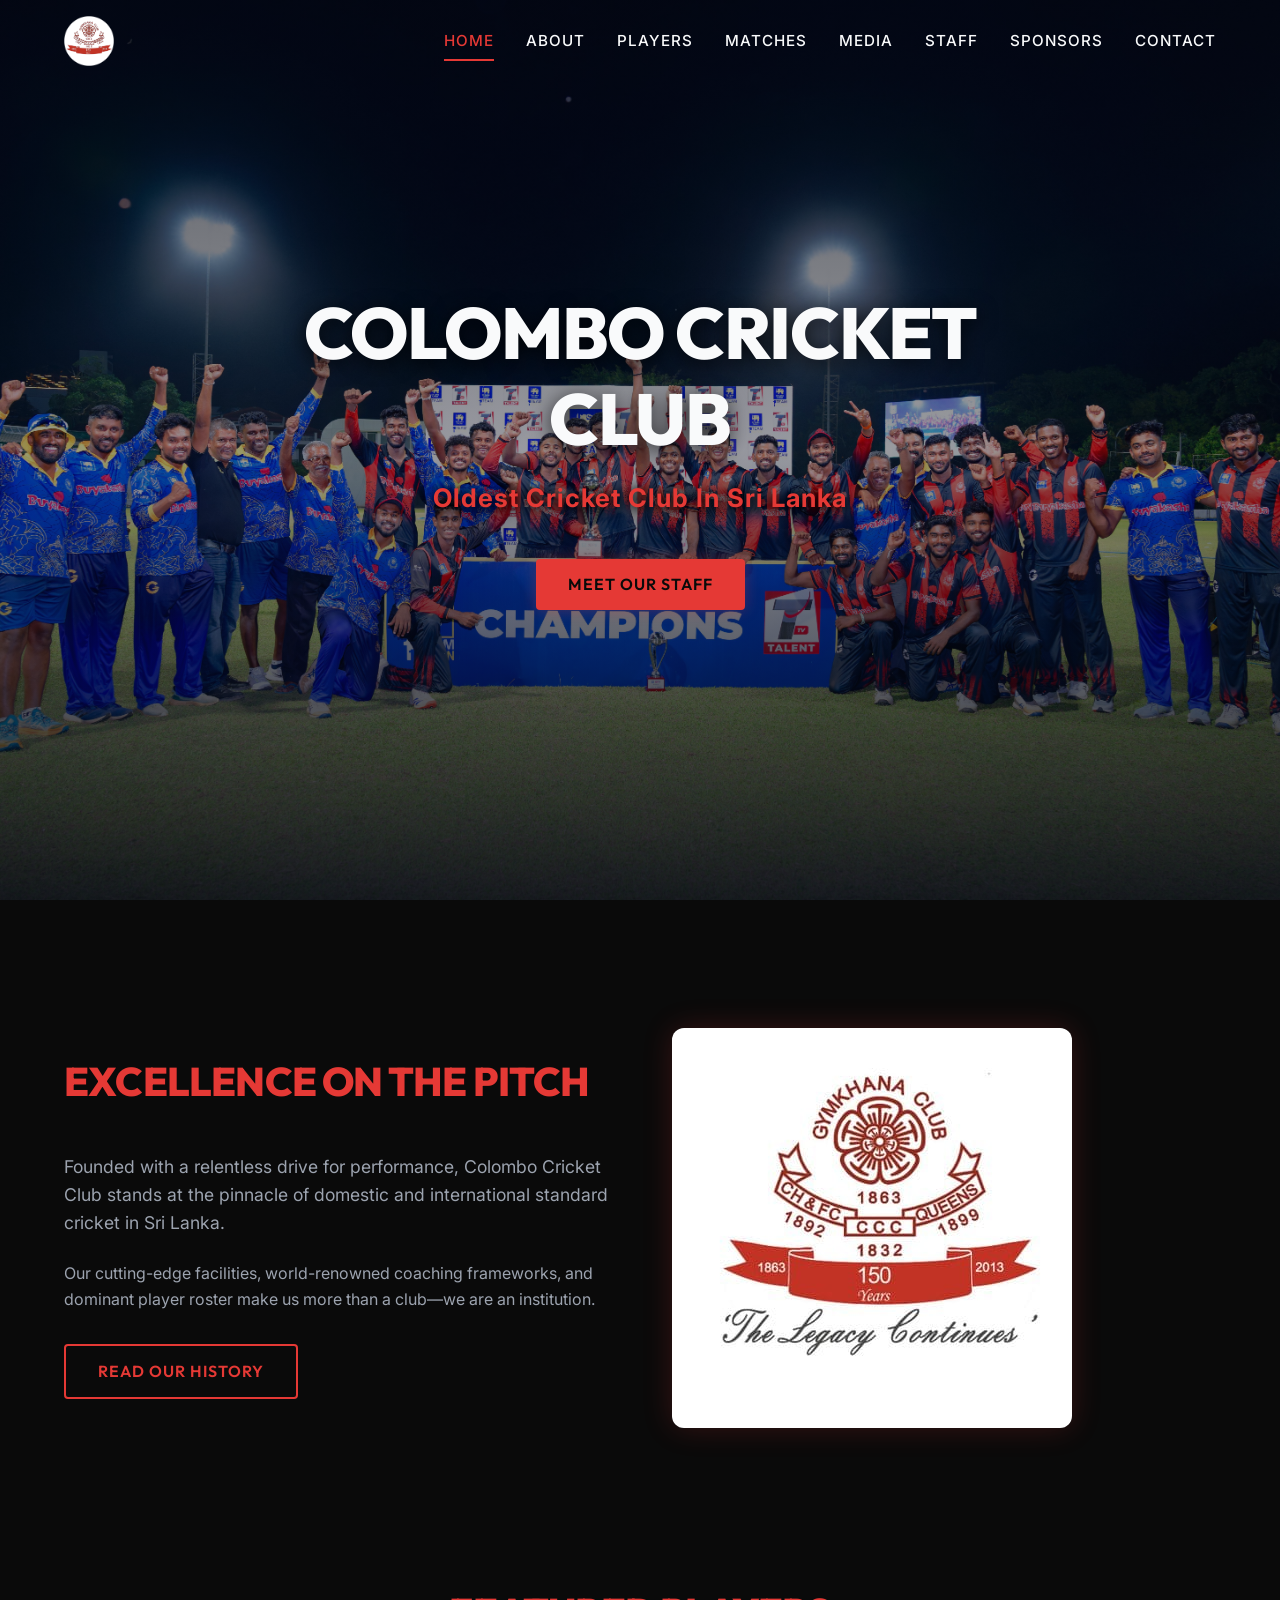
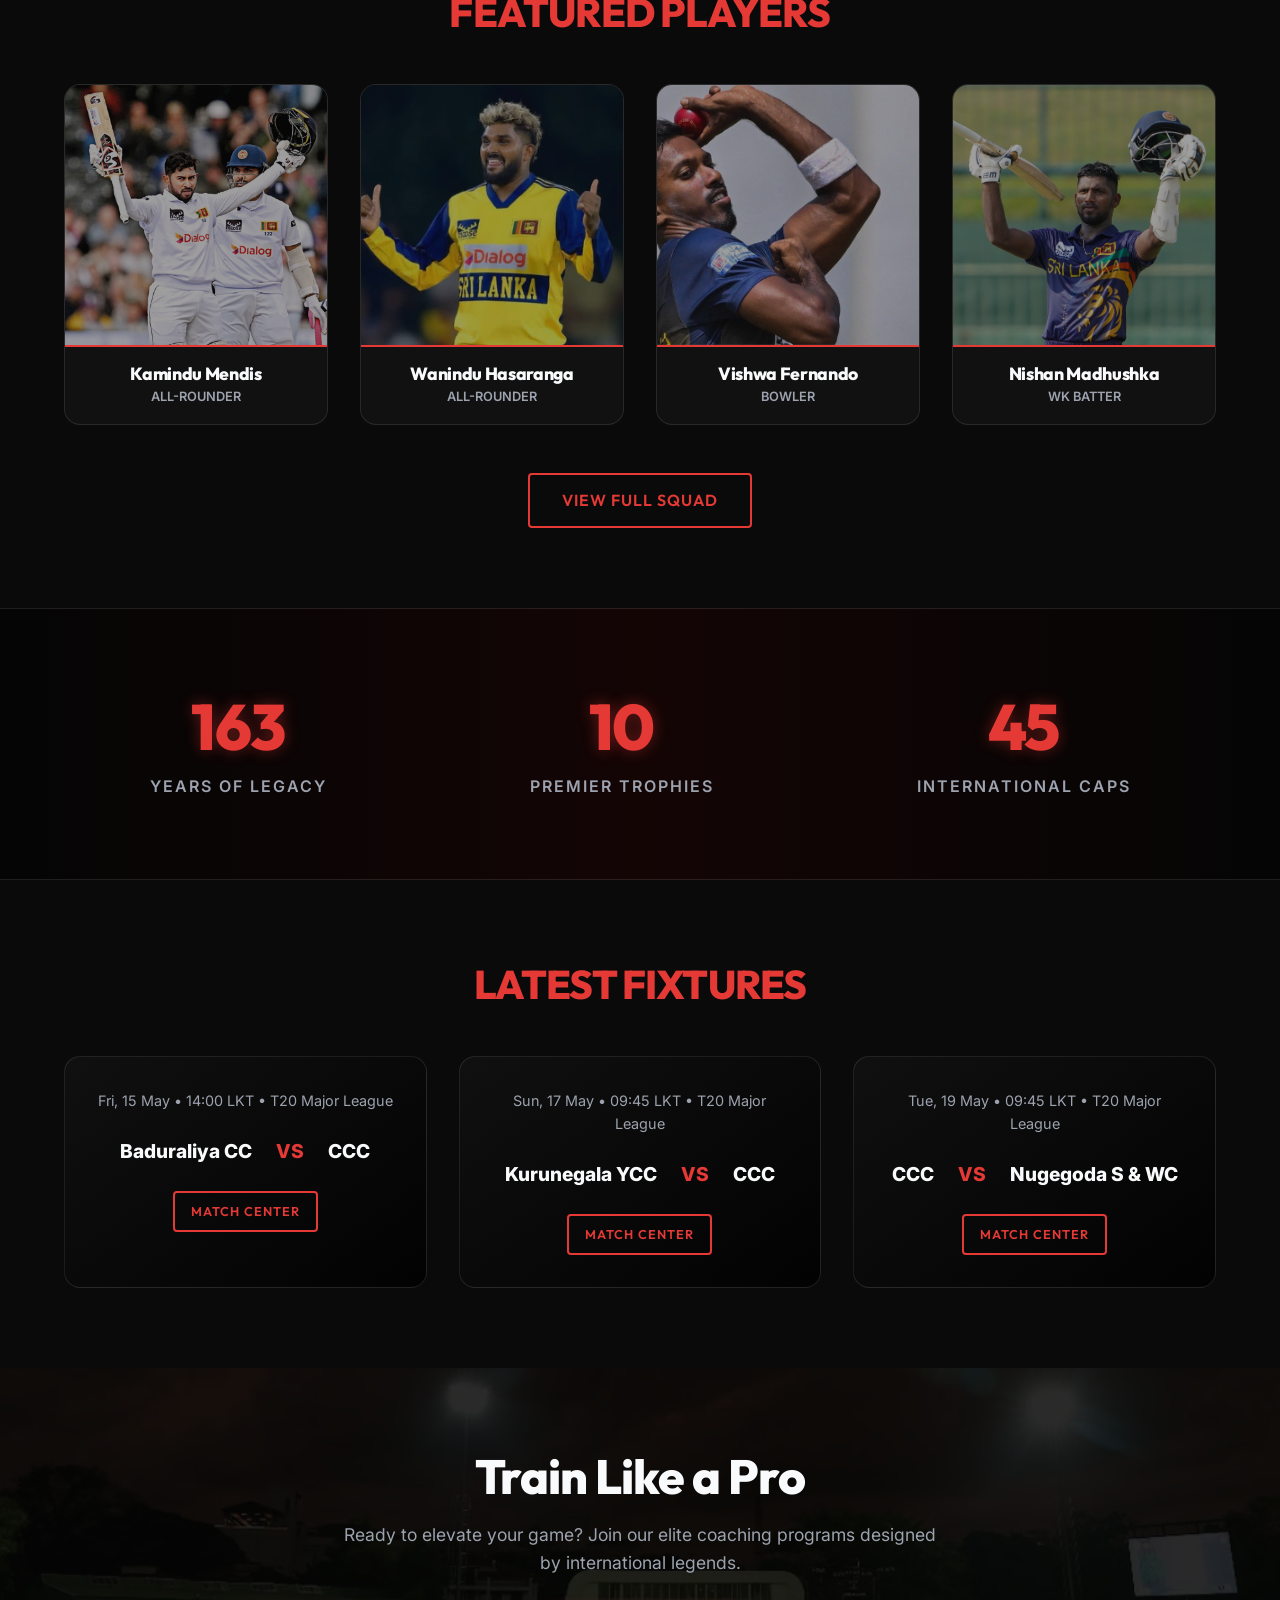
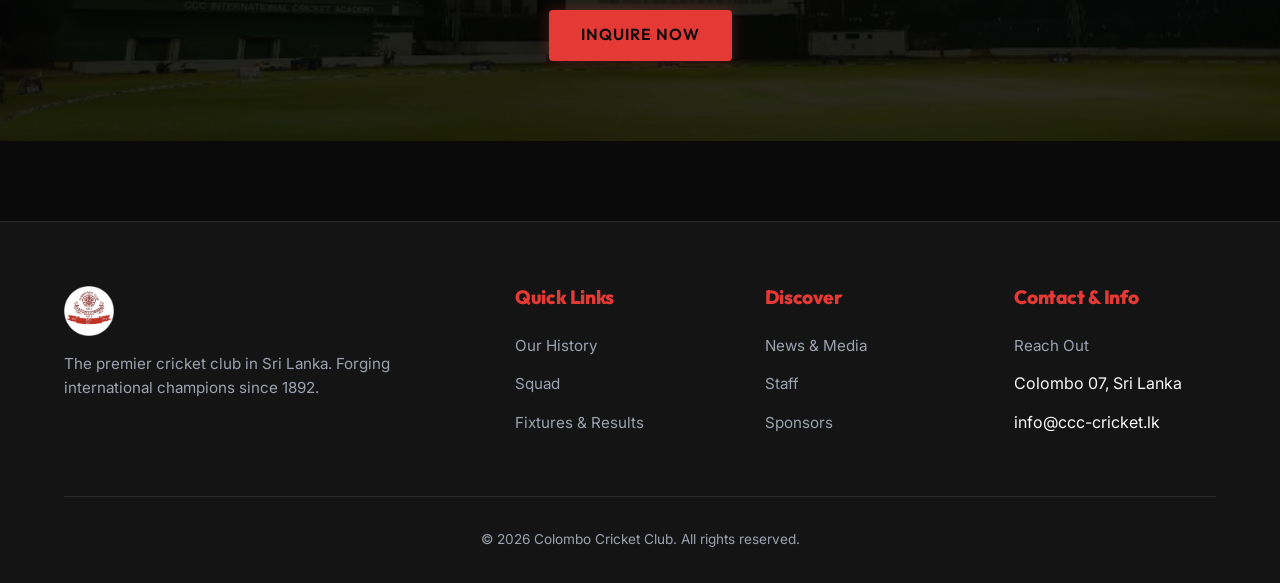
<file: index.html>
<!DOCTYPE html>
<html lang="en">
<head>
  <meta charset="UTF-8">
  <meta name="viewport" content="width=device-width, initial-scale=1.0">
  <title>Colombo Cricket Club (CCC) | Home</title>
  <meta name="description" content="Welcome to the Colombo Cricket Club (CCC) – Sri Lanka's premium international-level cricket organization. Discover our squad, fixtures, and elite coaching programs.">
  <link rel="stylesheet" href="css/style.css">
  <style>
    /* Home Specific Styles */
    .hero {
      height: 100vh;
      background: linear-gradient(to bottom, rgba(3,7,18,0.7) 0%, rgba(3,7,18,0.4) 50%, rgba(3,7,18,0.9) 100%), url('images/cover.jpg') center bottom/cover no-repeat;
      display: flex;
      align-items: center;
      justify-content: center;
      text-align: center;
      padding-top: 80px; /* Offset for header */
    }
    .hero-content {
      max-width: 800px;
      padding: 2rem;
    }
    .hero-content h1 {
      font-size: 4.5rem;
      text-transform: uppercase;
      margin-bottom: 1rem;
      text-shadow: 0 4px 20px rgba(0, 0, 0, 0.8);
    }
    .hero-content .tagline {
      font-size: 1.6rem;
      color: var(--accent-color);
      margin-bottom: 2.5rem;
      font-weight: 700;
      letter-spacing: 1px;
      text-shadow: 0 5px 15px rgba(0,0,0,1), 0 0 10px rgba(0,0,0,1);
    }
    
    /* Intro Section */
    .intro-grid {
      display: grid;
      grid-template-columns: 1fr 1fr;
      gap: 4rem;
      align-items: center;
    }
    .intro-img {
      border-radius: 12px;
      box-shadow: 0 0 30px rgba(229, 57, 53, 0.2);
    }

    /* Shared Card Grid */
    .card-grid {
      display: grid;
      grid-template-columns: repeat(auto-fit, minmax(300px, 1fr));
      gap: 2rem;
    }

    .player-card img {
      width: 100%;
      height: 350px;
      object-fit: cover;
    }
    .player-info {
      padding: 1.5rem;
      text-align: center;
    }
    .player-info h3 {
      font-size: 1.5rem;
      color: var(--text-main);
      margin-bottom: 0.5rem;
    }
    .player-info p {
      color: var(--accent-color);
      font-weight: 600;
      text-transform: uppercase;
      font-size: 0.9rem;
    }

    /* Fixed Aspect Cards */
    .fixture-card {
      padding: 2rem;
      text-align: center;
      background: linear-gradient(145deg, var(--bg-card), rgba(0,0,0,0.8));
    }
    .teams {
      display: flex;
      justify-content: center;
      align-items: center;
      gap: 1.5rem;
      margin-bottom: 1.5rem;
      font-weight: 800;
      font-size: 1.2rem;
    }
    .vs { color: var(--accent-color); }
    .match-date {
      color: var(--text-muted);
      font-size: 0.9rem;
      margin-bottom: 1.5rem;
    }

    /* Stats Section */
    .stats-section {
      background: linear-gradient(to right, #050505, #140505, #050505);
      border-top: 1px solid var(--border-color);
      border-bottom: 1px solid var(--border-color);
    }
    .stats-grid {
      display: flex;
      justify-content: space-around;
      text-align: center;
      flex-wrap: wrap;
      gap: 2rem;
    }
    .stat-box h2 {
      font-size: 4rem;
      color: var(--accent-color);
      margin-bottom: 0.5rem;
      text-shadow: 0 0 15px rgba(229,57,53,0.4);
    }
    .stat-box p {
      text-transform: uppercase;
      letter-spacing: 2px;
      font-weight: 600;
      color: var(--text-muted);
    }

    /* CTA Section */
    .cta-section {
      text-align: center;
      background: url('images/hero.png') center/cover no-repeat;
      position: relative;
    }
    .cta-section::before {
      content: '';
      position: absolute;
      inset: 0;
      background: rgba(5,5,5,0.85);
      z-index: 1;
    }
    .cta-content {
      position: relative;
      z-index: 2;
      max-width: 600px;
      margin: 0 auto;
    }

    @media(max-width: 900px) {
      .hero-content h1 { font-size: 3rem; }
      .intro-grid { grid-template-columns: 1fr; }
    }
  </style>
</head>
<body>

  <!-- Navigation -->
  <header>
    <div class="container nav-container">
      <a href="index.html" class="logo"><img src="images/logo.png" alt="CCC Logo" class="logo-img"></a>
      <button class="mobile-menu-btn">&#9776;</button>
      <nav class="nav-links">
        <a href="index.html" class="active">Home</a>
        <a href="about.html">About</a>
        <a href="players.html">Players</a>
        <a href="matches.html">Matches</a>
        <a href="media.html">Media</a>
        <a href="staff.html">Staff</a>
        <a href="sponsors.html">Sponsors</a>
        <a href="contact.html">Contact</a>
      </nav>
    </div>
  </header>

  <!-- Hero Section -->
  <section class="hero">
    <div class="hero-content">
      <h1>Colombo Cricket Club</h1>
      <p class="tagline">Oldest Cricket Club In Sri Lanka</p>
      <a href="staff.html" class="btn btn-primary">Meet Our Staff</a>
    </div>
  </section>

  <!-- Intro Section -->
  <section class="container" style="padding-top: 8rem;">
    <div class="intro-grid">
      <div class="intro-text">
        <h2 class="section-title" style="text-align: left;">Excellence on the Pitch</h2>
        <p style="margin-bottom: 1.5rem; font-size: 1.1rem; color: var(--text-muted);">
          Founded with a relentless drive for performance, Colombo Cricket Club stands at the pinnacle of domestic and international standard cricket in Sri Lanka. 
        </p>
        <p style="margin-bottom: 2rem; color: var(--text-muted);">
          Our cutting-edge facilities, world-renowned coaching frameworks, and dominant player roster make us more than a club—we are an institution.
        </p>
        <a href="about.html" class="btn btn-outline">Read Our History</a>
      </div>
      <div>
        <img src="images/ccchistorylogo.png" alt="Dynamic Cricket Action" class="intro-img">
      </div>
    </div>
  </section>

  <!-- Featured Players -->
  <section class="container">
    <h2 class="section-title">Featured Players</h2>
    <div class="card-grid" style="grid-template-columns: repeat(4, 1fr);" id="featured-players-grid">
      <!-- Featured players will be populated via players.js -->
    </div>
    <div style="text-align: center; margin-top: 3rem;">
      <a href="players.html" class="btn btn-outline">View Full Squad</a>
    </div>
  </section>

  <!-- Key Stats -->
  <section class="stats-section">
    <div class="container stats-grid">
      <div class="stat-box">
        <h2>163</h2>
        <p>Years of Legacy</p>
      </div>
      <div class="stat-box">
        <h2>10</h2>
        <p>Premier Trophies</p>
      </div>
      <div class="stat-box">
        <h2>45</h2>
        <p>International Caps</p>
      </div>
    </div>
  </section>

  <!-- Upcoming Fixtures -->
  <section class="container">
    <h2 class="section-title">Latest Fixtures</h2>
    <div class="card-grid">
      <div class="card fixture-card">
        <p class="match-date">Fri, 15 May • 14:00 LKT • T20 Major League</p>
        <div class="teams">
           <span>Baduraliya CC</span> <span class="vs">VS</span> <span>CCC</span>
        </div>
        <a href="matches.html" class="btn btn-outline" style="padding: 0.5rem 1rem; font-size: 0.8rem;">Match Center</a>
      </div>
      <div class="card fixture-card">
        <p class="match-date">Sun, 17 May • 09:45 LKT • T20 Major League</p>
        <div class="teams">
           <span>Kurunegala YCC</span> <span class="vs">VS</span> <span>CCC</span>
        </div>
        <a href="matches.html" class="btn btn-outline" style="padding: 0.5rem 1rem; font-size: 0.8rem;">Match Center</a>
      </div>
      <div class="card fixture-card">
        <p class="match-date">Tue, 19 May • 09:45 LKT • T20 Major League</p>
        <div class="teams">
           <span>CCC</span> <span class="vs">VS</span> <span>Nugegoda S & WC</span>
        </div>
        <a href="matches.html" class="btn btn-outline" style="padding: 0.5rem 1rem; font-size: 0.8rem;">Match Center</a>
      </div>
    </div>
  </section>

  <!-- Call to Action -->
  <section class="cta-section">
    <div class="container cta-content">
      <h2 style="font-size: 3rem; margin-bottom: 1rem;">Train Like a Pro</h2>
      <p style="color: var(--text-muted); margin-bottom: 2rem; font-size: 1.1rem;">Ready to elevate your game? Join our elite coaching programs designed by international legends.</p>
      <a href="contact.html" class="btn btn-primary">Inquire Now</a>
    </div>
  </section>

  <!-- Footer -->
  <footer>
    <div class="container">
      <div class="footer-grid">
        <div class="footer-col">
          <a href="index.html" class="logo" style="margin-bottom: 1rem;"><img src="images/logo.png" alt="CCC Logo" class="logo-img"></a>
          <p>The premier cricket club in Sri Lanka. Forging international champions since 1892.</p>
        </div>
        <div class="footer-col">
          <h4>Quick Links</h4>
          <ul class="footer-links">
            <li><a href="about.html">Our History</a></li>
            <li><a href="players.html">Squad</a></li>
            <li><a href="matches.html">Fixtures & Results</a></li>
          </ul>
        </div>
        <div class="footer-col">
          <h4>Discover</h4>
          <ul class="footer-links">
            <li><a href="media.html">News & Media</a></li>
            <li><a href="staff.html">Staff</a></li>
            <li><a href="sponsors.html">Sponsors</a></li>
          </ul>
        </div>
        <div class="footer-col">
          <h4>Contact & Info</h4>
          <ul class="footer-links">
            <li><a href="contact.html">Reach Out</a></li>
            <li>Colombo 07, Sri Lanka</li>
            <li>info@ccc-cricket.lk</li>
          </ul>
        </div>
      </div>
      <div class="footer-bottom">
        &copy; 2026 Colombo Cricket Club. All rights reserved.
      </div>
    </div>
  </footer>

  <script src="js/main.js"></script>
  <script src="js/players.js"></script>
</body>
</html>
</file>
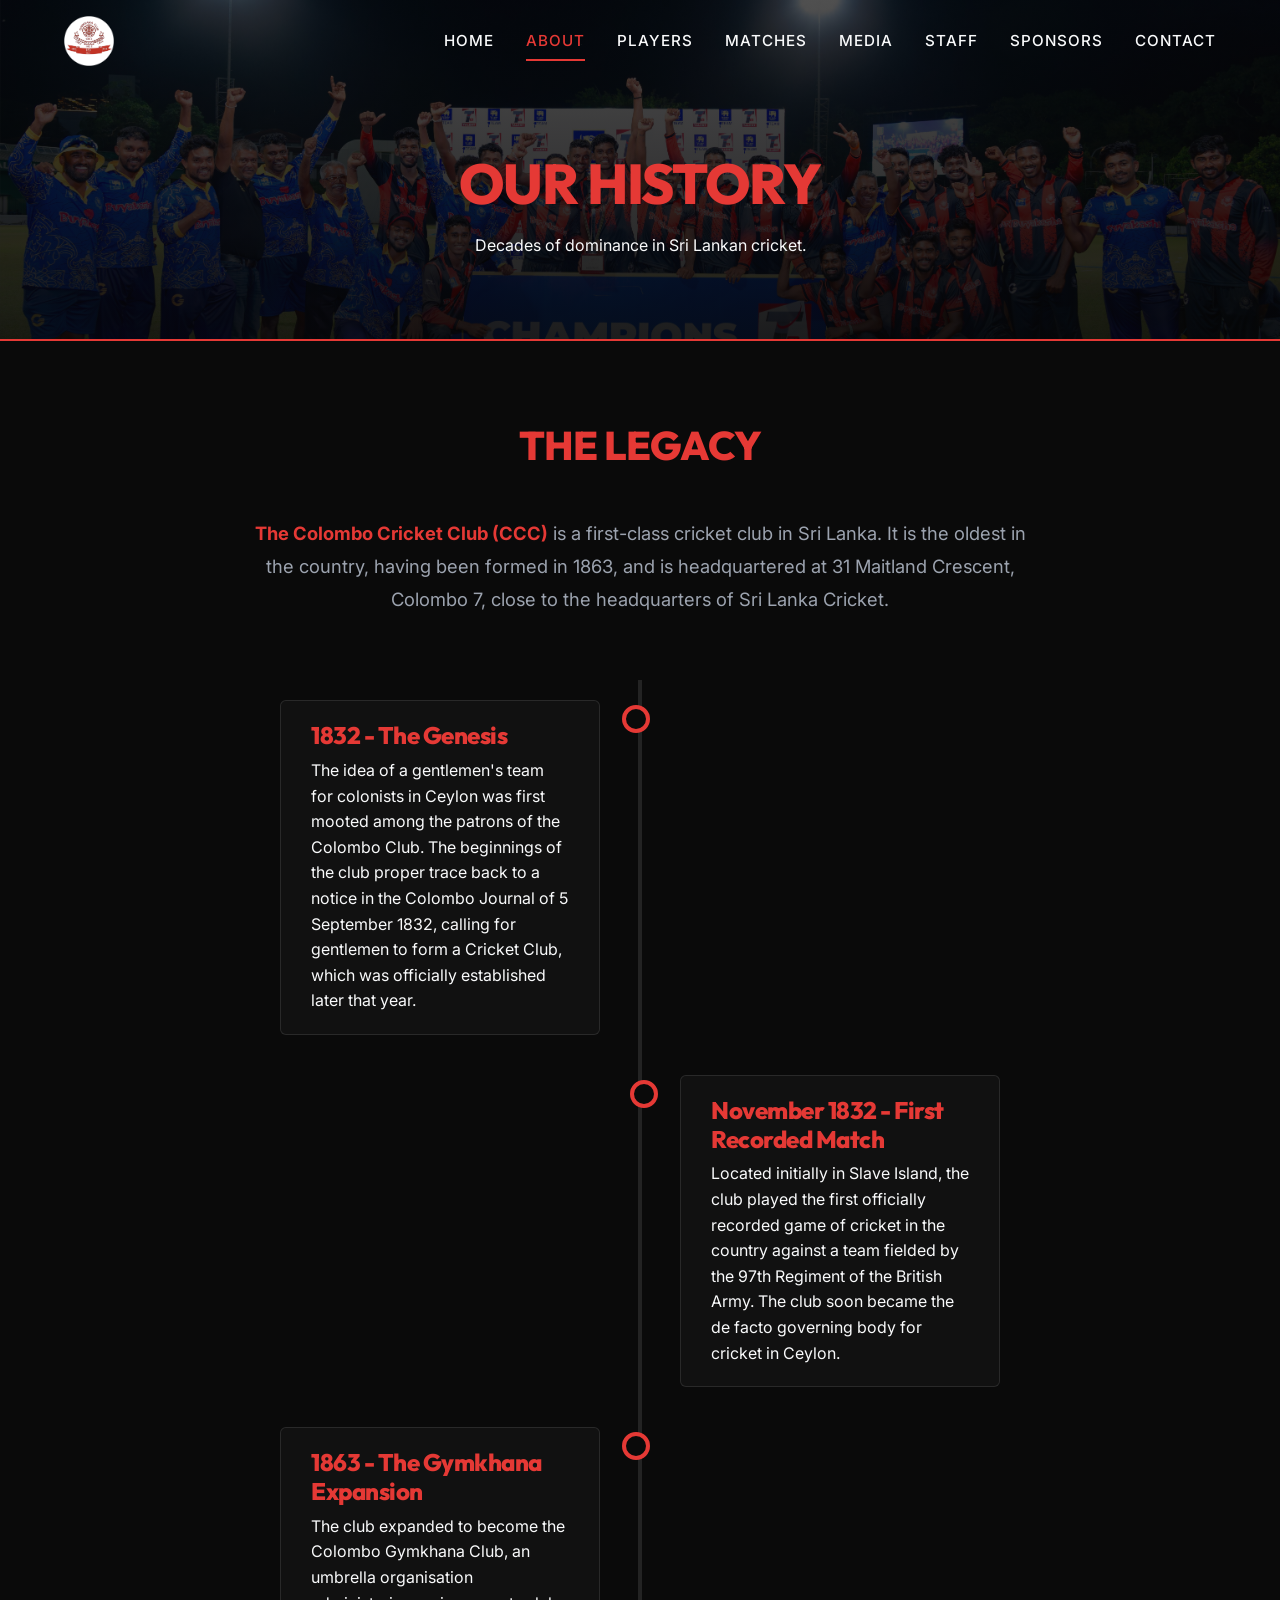
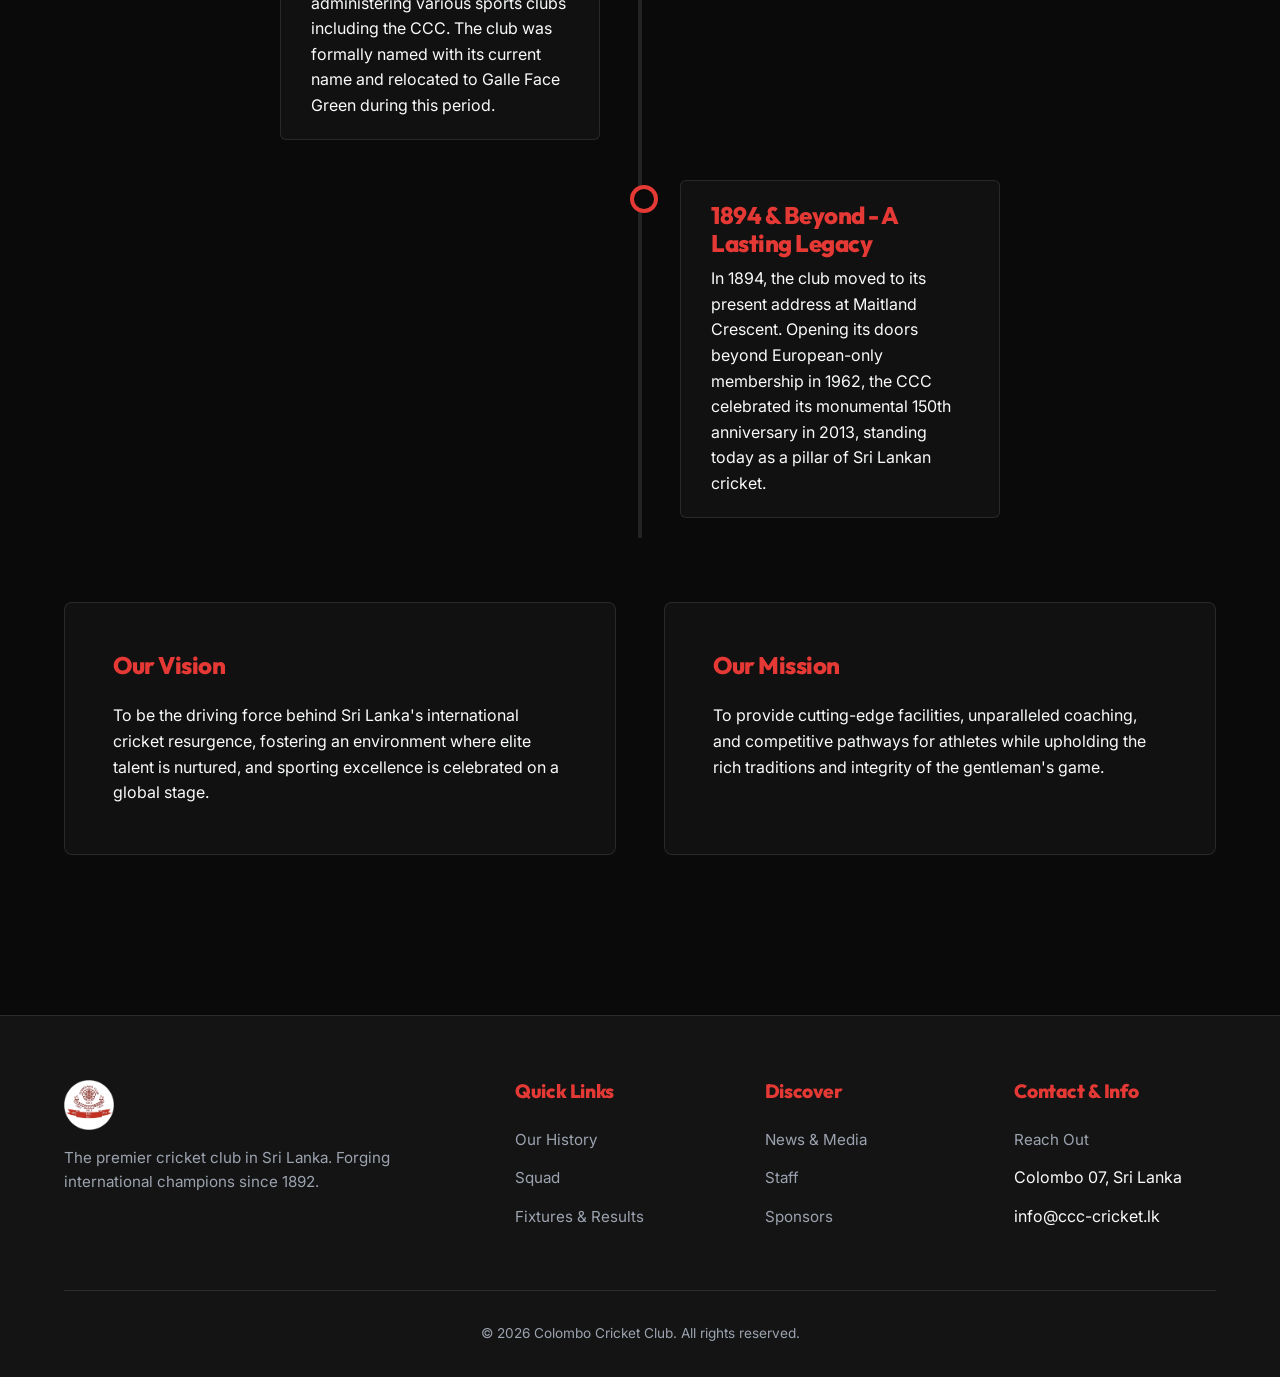
<file: about.html>
<!DOCTYPE html>
<html lang="en">
<head>
  <meta charset="UTF-8">
  <meta name="viewport" content="width=device-width, initial-scale=1.0">
  <title>About | Colombo Cricket Club</title>
  <link rel="stylesheet" href="css/style.css">
  <style>
    .page-header {
      background: linear-gradient(rgba(5,5,5,0.7), rgba(5,5,5,0.9)), url('images/cover.jpg') center/cover no-repeat;
      padding: 150px 0 80px;
      text-align: center;
      border-bottom: 2px solid var(--accent-color);
    }
    .page-header h1 {
      font-size: 3.5rem;
      color: var(--accent-color);
      text-transform: uppercase;
      margin-bottom: 1rem;
    }
    
    /* Timeline */
    .timeline {
      position: relative;
      max-width: 800px;
      margin: 4rem auto;
    }
    .timeline::after {
      content: '';
      position: absolute;
      width: 4px;
      background-color: var(--border-color);
      top: 0;
      bottom: 0;
      left: 50%;
      margin-left: -2px;
    }
    .timeline-item {
      padding: 20px 40px;
      position: relative;
      background-color: inherit;
      width: 50%;
    }
    .timeline-item::after {
      content: '';
      position: absolute;
      width: 20px;
      height: 20px;
      right: -10px;
      background-color: var(--bg-color);
      border: 4px solid var(--accent-color);
      top: 25px;
      border-radius: 50%;
      z-index: 1;
    }
    .left { left: 0; }
    .right { left: 50%; }
    .right::after { left: -10px; }
    .timeline-content {
      padding: 20px 30px;
      background-color: var(--bg-card);
      position: relative;
      border-radius: 6px;
      border: 1px solid var(--border-color);
    }
    .timeline-content h3 { color: var(--accent-color); margin-bottom: 0.5rem; font-size: 1.5rem; }
    
    @media screen and (max-width: 600px) {
      .timeline::after { left: 31px; }
      .timeline-item { width: 100%; padding-left: 70px; padding-right: 25px; }
      .timeline-item::after { left: 21px; }
      .right { left: 0%; }
    }

    /* Vision Mission */
    .vision-mission {
      display: grid;
      grid-template-columns: 1fr 1fr;
      gap: 3rem;
      margin-top: 4rem;
    }
    .vm-card {
      background: var(--bg-card);
      padding: 3rem;
      border-radius: 8px;
      border: 1px solid var(--border-color);
    }
    .vm-card h2 { color: var(--accent-color); margin-bottom: 1.5rem; }
  </style>
</head>
<body>

  <!-- Navigation -->
  <header>
    <div class="container nav-container">
      <a href="index.html" class="logo"><img src="images/logo.png" alt="CCC Logo" class="logo-img"></a>
      <button class="mobile-menu-btn">&#9776;</button>
      <nav class="nav-links">
        <a href="index.html">Home</a>
        <a href="about.html" class="active">About</a>
        <a href="players.html">Players</a>
        <a href="matches.html">Matches</a>
        <a href="media.html">Media</a>
        <a href="staff.html">Staff</a>
        <a href="sponsors.html">Sponsors</a>
        <a href="contact.html">Contact</a>
      </nav>
    </div>
  </header>

  <!-- Page Header -->
  <section class="page-header">
    <div class="container">
      <h1>Our History</h1>
      <p>Decades of dominance in Sri Lankan cricket.</p>
    </div>
  </section>

  <!-- Content -->
  <section class="container">
    <h2 class="section-title">The Legacy</h2>
    
    <p style="text-align: center; max-width: 800px; margin: 0 auto 4rem; color: var(--text-muted); font-size: 1.15rem; line-height: 1.8;">
      <span style="color: var(--accent-color); font-weight: bold;">The Colombo Cricket Club (CCC)</span> is a first-class cricket club in Sri Lanka. It is the oldest in the country, having been formed in 1863, and is headquartered at 31 Maitland Crescent, Colombo 7, close to the headquarters of Sri Lanka Cricket.
    </p>

    <div class="timeline">
      <div class="timeline-item left">
        <div class="timeline-content">
          <h3>1832 - The Genesis</h3>
          <p>The idea of a gentlemen's team for colonists in Ceylon was first mooted among the patrons of the Colombo Club. The beginnings of the club proper trace back to a notice in the Colombo Journal of 5 September 1832, calling for gentlemen to form a Cricket Club, which was officially established later that year.</p>
        </div>
      </div>
      <div class="timeline-item right">
        <div class="timeline-content">
          <h3>November 1832 - First Recorded Match</h3>
          <p>Located initially in Slave Island, the club played the first officially recorded game of cricket in the country against a team fielded by the 97th Regiment of the British Army. The club soon became the de facto governing body for cricket in Ceylon.</p>
        </div>
      </div>
      <div class="timeline-item left">
        <div class="timeline-content">
          <h3>1863 - The Gymkhana Expansion</h3>
          <p>The club expanded to become the Colombo Gymkhana Club, an umbrella organisation administering various sports clubs including the CCC. The club was formally named with its current name and relocated to Galle Face Green during this period.</p>
        </div>
      </div>
      <div class="timeline-item right">
        <div class="timeline-content">
          <h3>1894 & Beyond - A Lasting Legacy</h3>
          <p>In 1894, the club moved to its present address at Maitland Crescent. Opening its doors beyond European-only membership in 1962, the CCC celebrated its monumental 150th anniversary in 2013, standing today as a pillar of Sri Lankan cricket.</p>
        </div>
      </div>
    </div>

    <!-- Vision & Mission -->
    <div class="vision-mission">
      <div class="vm-card">
        <h2>Our Vision</h2>
        <p>To be the driving force behind Sri Lanka's international cricket resurgence, fostering an environment where elite talent is nurtured, and sporting excellence is celebrated on a global stage.</p>
      </div>
      <div class="vm-card">
        <h2>Our Mission</h2>
        <p>To provide cutting-edge facilities, unparalleled coaching, and competitive pathways for athletes while upholding the rich traditions and integrity of the gentleman's game.</p>
      </div>
    </div>
  </section>

  <!-- Footer -->
  <footer>
    <div class="container">
      <div class="footer-grid">
        <div class="footer-col">
          <a href="index.html" class="logo" style="margin-bottom: 1rem;"><img src="images/logo.png" alt="CCC Logo" class="logo-img"></a>
          <p>The premier cricket club in Sri Lanka. Forging international champions since 1892.</p>
        </div>
        <div class="footer-col">
          <h4>Quick Links</h4>
          <ul class="footer-links">
            <li><a href="about.html">Our History</a></li>
            <li><a href="players.html">Squad</a></li>
            <li><a href="matches.html">Fixtures & Results</a></li>
          </ul>
        </div>
        <div class="footer-col">
          <h4>Discover</h4>
          <ul class="footer-links">
            <li><a href="media.html">News & Media</a></li>
            <li><a href="staff.html">Staff</a></li>
            <li><a href="sponsors.html">Sponsors</a></li>
          </ul>
        </div>
        <div class="footer-col">
          <h4>Contact & Info</h4>
          <ul class="footer-links">
            <li><a href="contact.html">Reach Out</a></li>
            <li>Colombo 07, Sri Lanka</li>
            <li>info@ccc-cricket.lk</li>
          </ul>
        </div>
      </div>
      <div class="footer-bottom">
        &copy; 2026 Colombo Cricket Club. All rights reserved.
      </div>
    </div>
  </footer>

  <script src="js/main.js"></script>
</body>
</html>
</file>
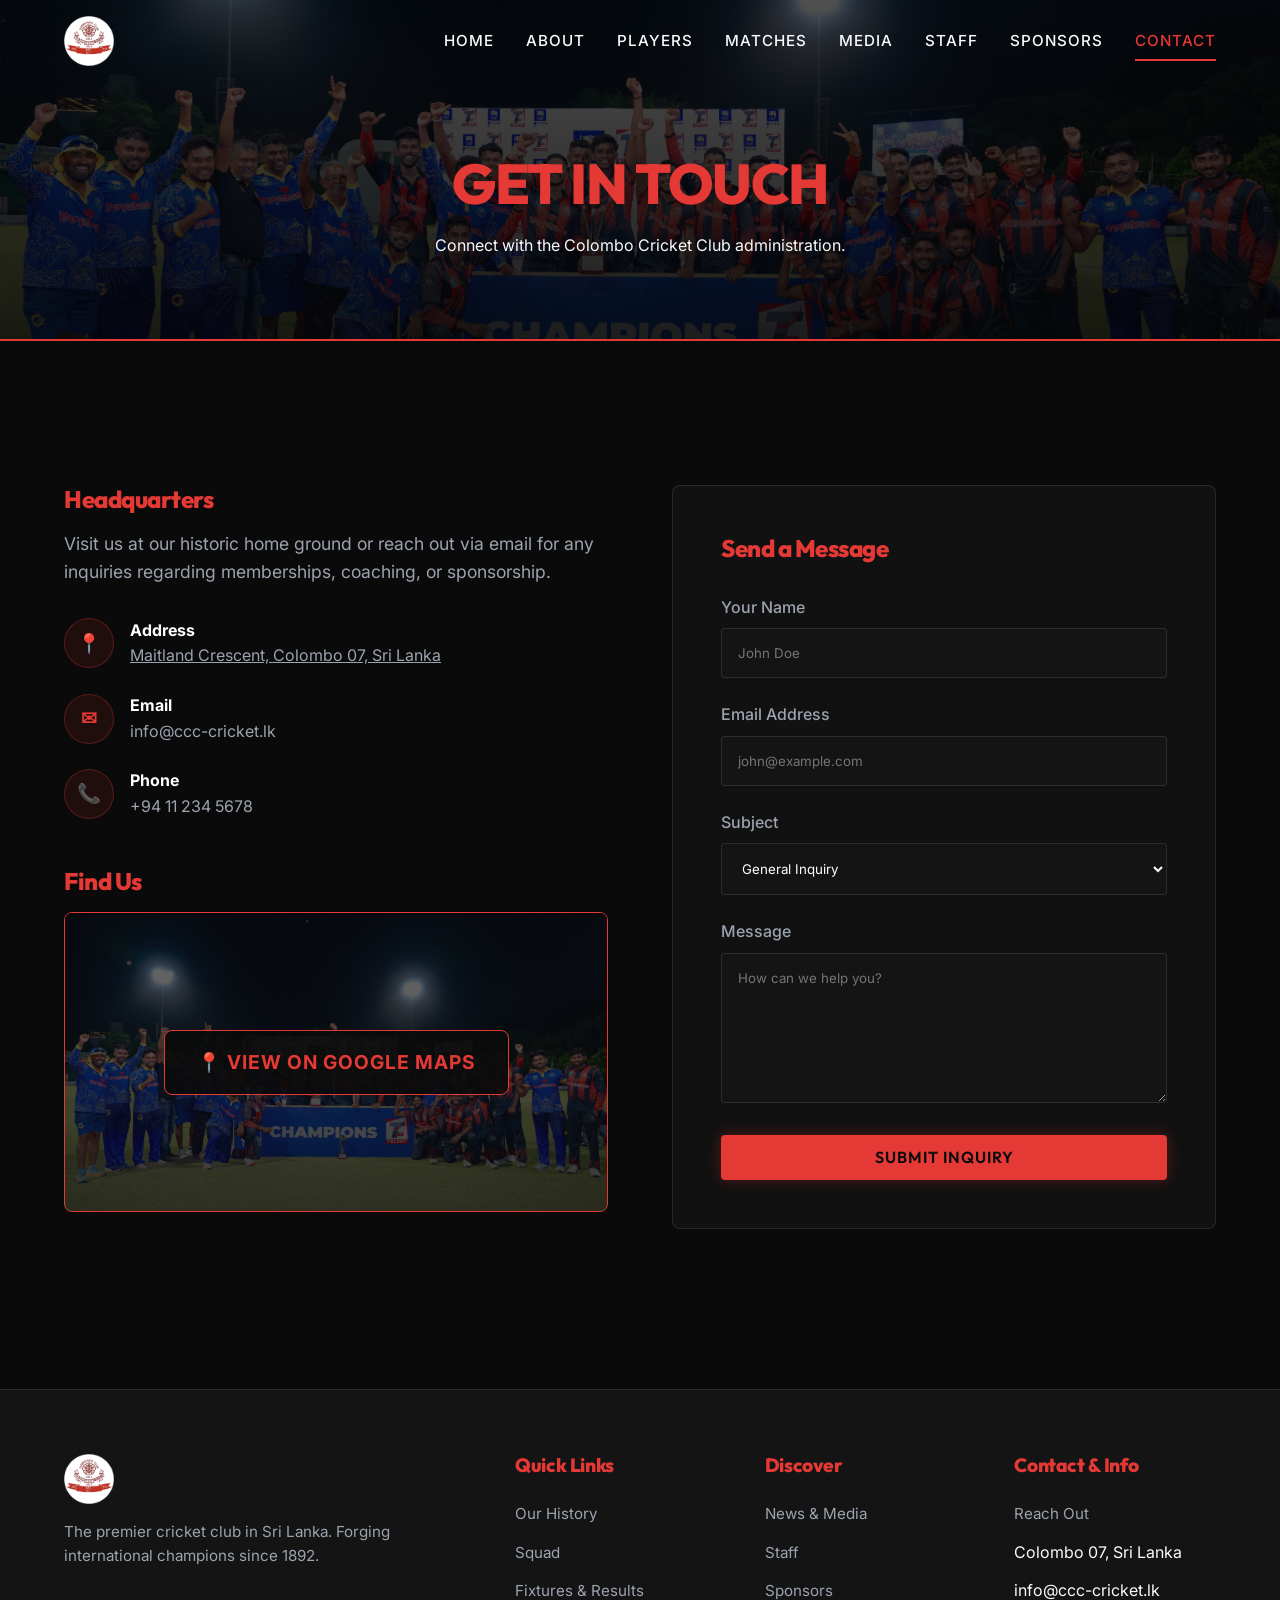
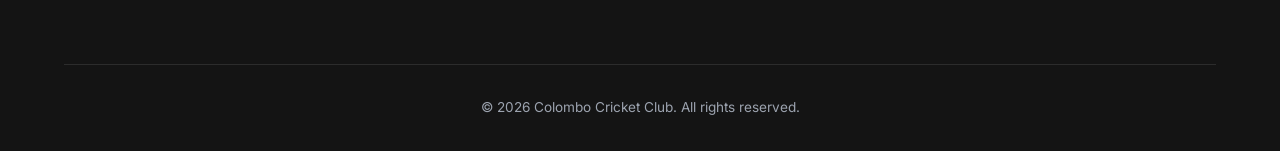
<file: contact.html>
<!DOCTYPE html>
<html lang="en">
<head>
  <meta charset="UTF-8">
  <meta name="viewport" content="width=device-width, initial-scale=1.0">
  <title>Contact Us | Colombo Cricket Club</title>
  <link rel="stylesheet" href="css/style.css">
  <style>
    .page-header {
      background: linear-gradient(rgba(5,5,5,0.7), rgba(5,5,5,0.9)), url('images/cover.jpg') center/cover no-repeat;
      padding: 150px 0 80px;
      text-align: center;
      border-bottom: 2px solid var(--accent-color);
    }
    .page-header h1 {
      font-size: 3.5rem;
      color: var(--accent-color);
      text-transform: uppercase;
      margin-bottom: 1rem;
    }

    .contact-grid {
      display: grid;
      grid-template-columns: 1fr 1fr;
      gap: 4rem;
      margin-top: 4rem;
    }

    /* Form Styles */
    .contact-form {
      background: var(--bg-card);
      padding: 3rem;
      border-radius: 8px;
      border: 1px solid var(--border-color);
    }
    .contact-form h2 {
      margin-bottom: 2rem;
      color: var(--accent-color);
    }
    .form-group {
      margin-bottom: 1.5rem;
    }
    .form-group label {
      display: block;
      margin-bottom: 0.5rem;
      color: var(--text-muted);
      font-weight: 500;
    }
    .form-control {
      width: 100%;
      padding: 1rem;
      background: var(--bg-subtle);
      border: 1px solid var(--border-color);
      color: #fff;
      border-radius: 4px;
      font-family: inherit;
      transition: border var(--transition-fast);
    }
    .form-control:focus {
      outline: none;
      border-color: var(--accent-color);
      box-shadow: 0 0 10px rgba(229, 57, 53, 0.1);
    }
    textarea.form-control {
      min-height: 150px;
      resize: vertical;
    }

    /* Contact Info Styles */
    .contact-info h3 {
      font-size: 1.5rem;
      margin-bottom: 1rem;
      color: var(--accent-color);
    }
    .contact-info p {
      color: var(--text-muted);
      margin-bottom: 2rem;
      font-size: 1.1rem;
    }
    .info-list {
      margin-bottom: 3rem;
    }
    .info-item {
      display: flex;
      align-items: center;
      gap: 1rem;
      margin-bottom: 1.5rem;
    }
    .info-icon {
      width: 50px;
      height: 50px;
      background: rgba(229, 57, 53, 0.1);
      color: var(--accent-color);
      border-radius: 50%;
      display: flex;
      align-items: center;
      justify-content: center;
      font-weight: bold;
      font-size: 1.2rem;
      border: 1px solid rgba(229, 57, 53, 0.3);
    }
    
    /* Map */
    .map-container {
      width: 100%;
      height: 300px;
      background: #333;
      border-radius: 8px;
      overflow: hidden;
      border: 1px solid var(--border-color);
    }

    @media (max-width: 900px) {
      .contact-grid { grid-template-columns: 1fr; }
    }
  </style>
</head>
<body>

  <header>
    <div class="container nav-container">
      <a href="index.html" class="logo"><img src="images/logo.png" alt="CCC Logo" class="logo-img"></a>
      <button class="mobile-menu-btn">&#9776;</button>
      <nav class="nav-links">
        <a href="index.html">Home</a>
        <a href="about.html">About</a>
        <a href="players.html">Players</a>
        <a href="matches.html">Matches</a>
        <a href="media.html">Media</a>
        <a href="staff.html">Staff</a>
        <a href="sponsors.html">Sponsors</a>
        <a href="contact.html" class="active">Contact</a>
      </nav>
    </div>
  </header>

  <section class="page-header">
    <div class="container">
      <h1>Get In Touch</h1>
      <p>Connect with the Colombo Cricket Club administration.</p>
    </div>
  </section>

  <section class="container contact-grid">
    
    <!-- Contact Info -->
    <div class="contact-info">
      <h3>Headquarters</h3>
      <p>Visit us at our historic home ground or reach out via email for any inquiries regarding memberships, coaching, or sponsorship.</p>
      
      <div class="info-list">
        <div class="info-item">
          <div class="info-icon">📍</div>
          <div>
            <span style="font-weight: bold; color: #fff;">Address</span><br>
            <a href="https://share.google/zYeA7l8hTU7Rusggy" target="_blank" style="color: var(--text-muted); text-decoration: underline; transition: color 0.3s;" onmouseover="this.style.color='var(--accent-color)'" onmouseout="this.style.color='var(--text-muted)'">Maitland Crescent, Colombo 07, Sri Lanka</a>
          </div>
        </div>
        <div class="info-item">
          <div class="info-icon">✉</div>
          <div>
            <span style="font-weight: bold; color: #fff;">Email</span><br>
            <span style="color: var(--text-muted);">info@ccc-cricket.lk</span>
          </div>
        </div>
        <div class="info-item">
          <div class="info-icon">📞</div>
          <div>
            <span style="font-weight: bold; color: #fff;">Phone</span><br>
            <span style="color: var(--text-muted);">+94 11 234 5678</span>
          </div>
        </div>
      </div>

      <h3>Find Us</h3>
      <!-- Linked Google Map -->
      <a href="https://share.google/zYeA7l8hTU7Rusggy" target="_blank" style="text-decoration: none; display: block;">
        <div class="map-container" style="transition: transform var(--transition-fast); cursor: pointer; border-color: var(--accent-color);" onmouseover="this.style.transform='scale(1.02)'" onmouseout="this.style.transform='scale(1)'">
          <div style="width:100%; height:100%; display:flex; align-items:center; justify-content:center; background: linear-gradient(rgba(10,10,10,0.6), rgba(10,10,10,0.8)), url('images/cover.jpg') center/cover;">
             <div style="background: rgba(10,10,10,0.9); padding: 1rem 2rem; border-radius: 8px; border: 1px solid var(--accent-color); text-align: center;">
               <span style="color: var(--accent-color); font-weight: bold; font-size: 1.2rem; letter-spacing: 1px;">📍 VIEW ON GOOGLE MAPS</span>
             </div>
          </div>
        </div>
      </a>
    </div>

    <!-- Contact Form -->
    <div class="contact-form">
      <h2>Send a Message</h2>
      <form action="#" method="POST" onsubmit="event.preventDefault(); alert('Message sent successfully!');">
        <div class="form-group">
          <label for="name">Your Name</label>
          <input type="text" id="name" class="form-control" required placeholder="John Doe">
        </div>
        <div class="form-group">
          <label for="email">Email Address</label>
          <input type="email" id="email" class="form-control" required placeholder="john@example.com">
        </div>
        <div class="form-group">
          <label for="subject">Subject</label>
          <select id="subject" class="form-control" required>
            <option value="general">General Inquiry</option>
            <option value="coaching">Academy & Coaching</option>
            <option value="sponsorship">Sponsorship Opportunities</option>
            <option value="membership">Club Membership</option>
          </select>
        </div>
        <div class="form-group">
          <label for="message">Message</label>
          <textarea id="message" class="form-control" required placeholder="How can we help you?"></textarea>
        </div>
        <button type="submit" class="btn btn-primary" style="width: 100%;">Submit Inquiry</button>
      </form>
    </div>

  </section>

  <footer>
    <div class="container">
      <div class="footer-grid">
        <div class="footer-col">
          <a href="index.html" class="logo" style="margin-bottom: 1rem;"><img src="images/logo.png" alt="CCC Logo" class="logo-img"></a>
          <p>The premier cricket club in Sri Lanka. Forging international champions since 1892.</p>
        </div>
        <div class="footer-col">
          <h4>Quick Links</h4>
          <ul class="footer-links">
            <li><a href="about.html">Our History</a></li>
            <li><a href="players.html">Squad</a></li>
            <li><a href="matches.html">Fixtures & Results</a></li>
          </ul>
        </div>
        <div class="footer-col">
          <h4>Discover</h4>
          <ul class="footer-links">
            <li><a href="media.html">News & Media</a></li>
            <li><a href="staff.html">Staff</a></li>
            <li><a href="sponsors.html">Sponsors</a></li>
          </ul>
        </div>
        <div class="footer-col">
          <h4>Contact & Info</h4>
          <ul class="footer-links">
            <li><a href="contact.html">Reach Out</a></li>
            <li>Colombo 07, Sri Lanka</li>
            <li>info@ccc-cricket.lk</li>
          </ul>
        </div>
      </div>
      <div class="footer-bottom">
        &copy; 2026 Colombo Cricket Club. All rights reserved.
      </div>
    </div>
  </footer>

  <script src="js/main.js"></script>
</body>
</html>
</file>
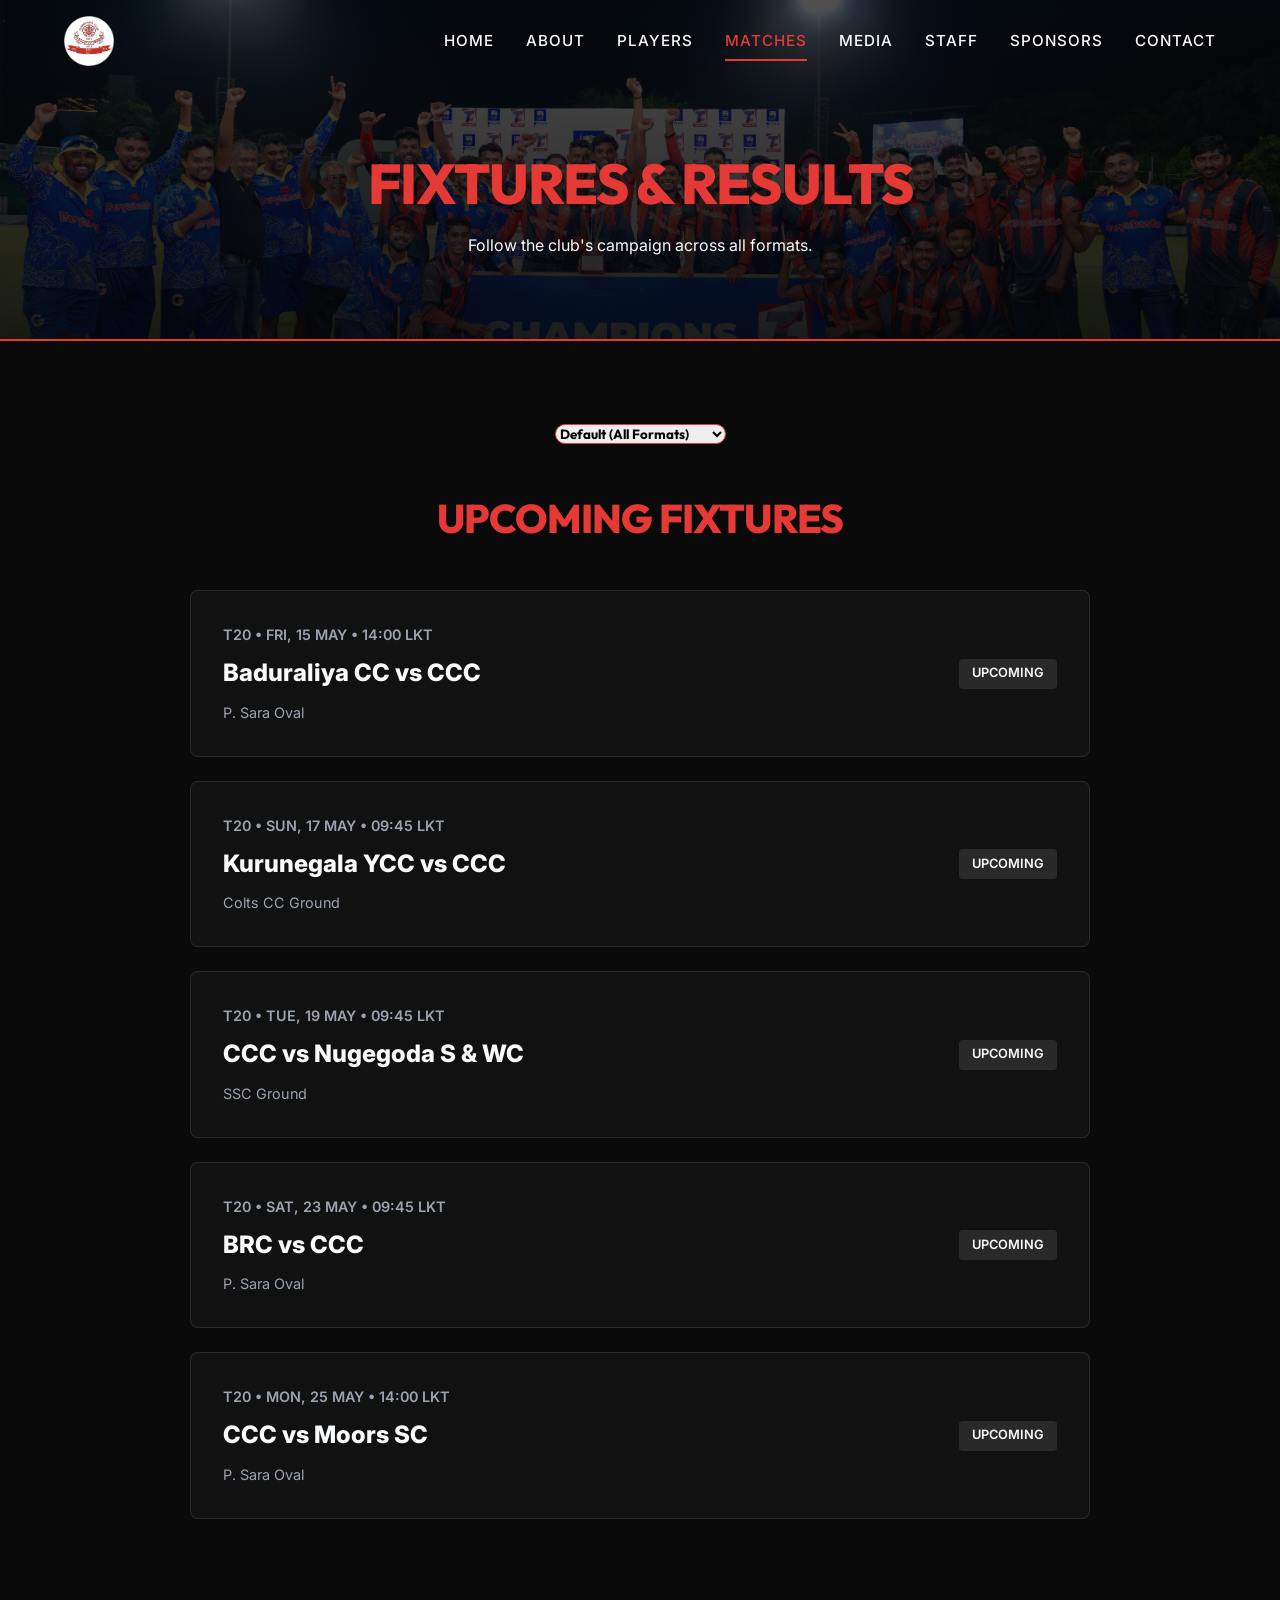
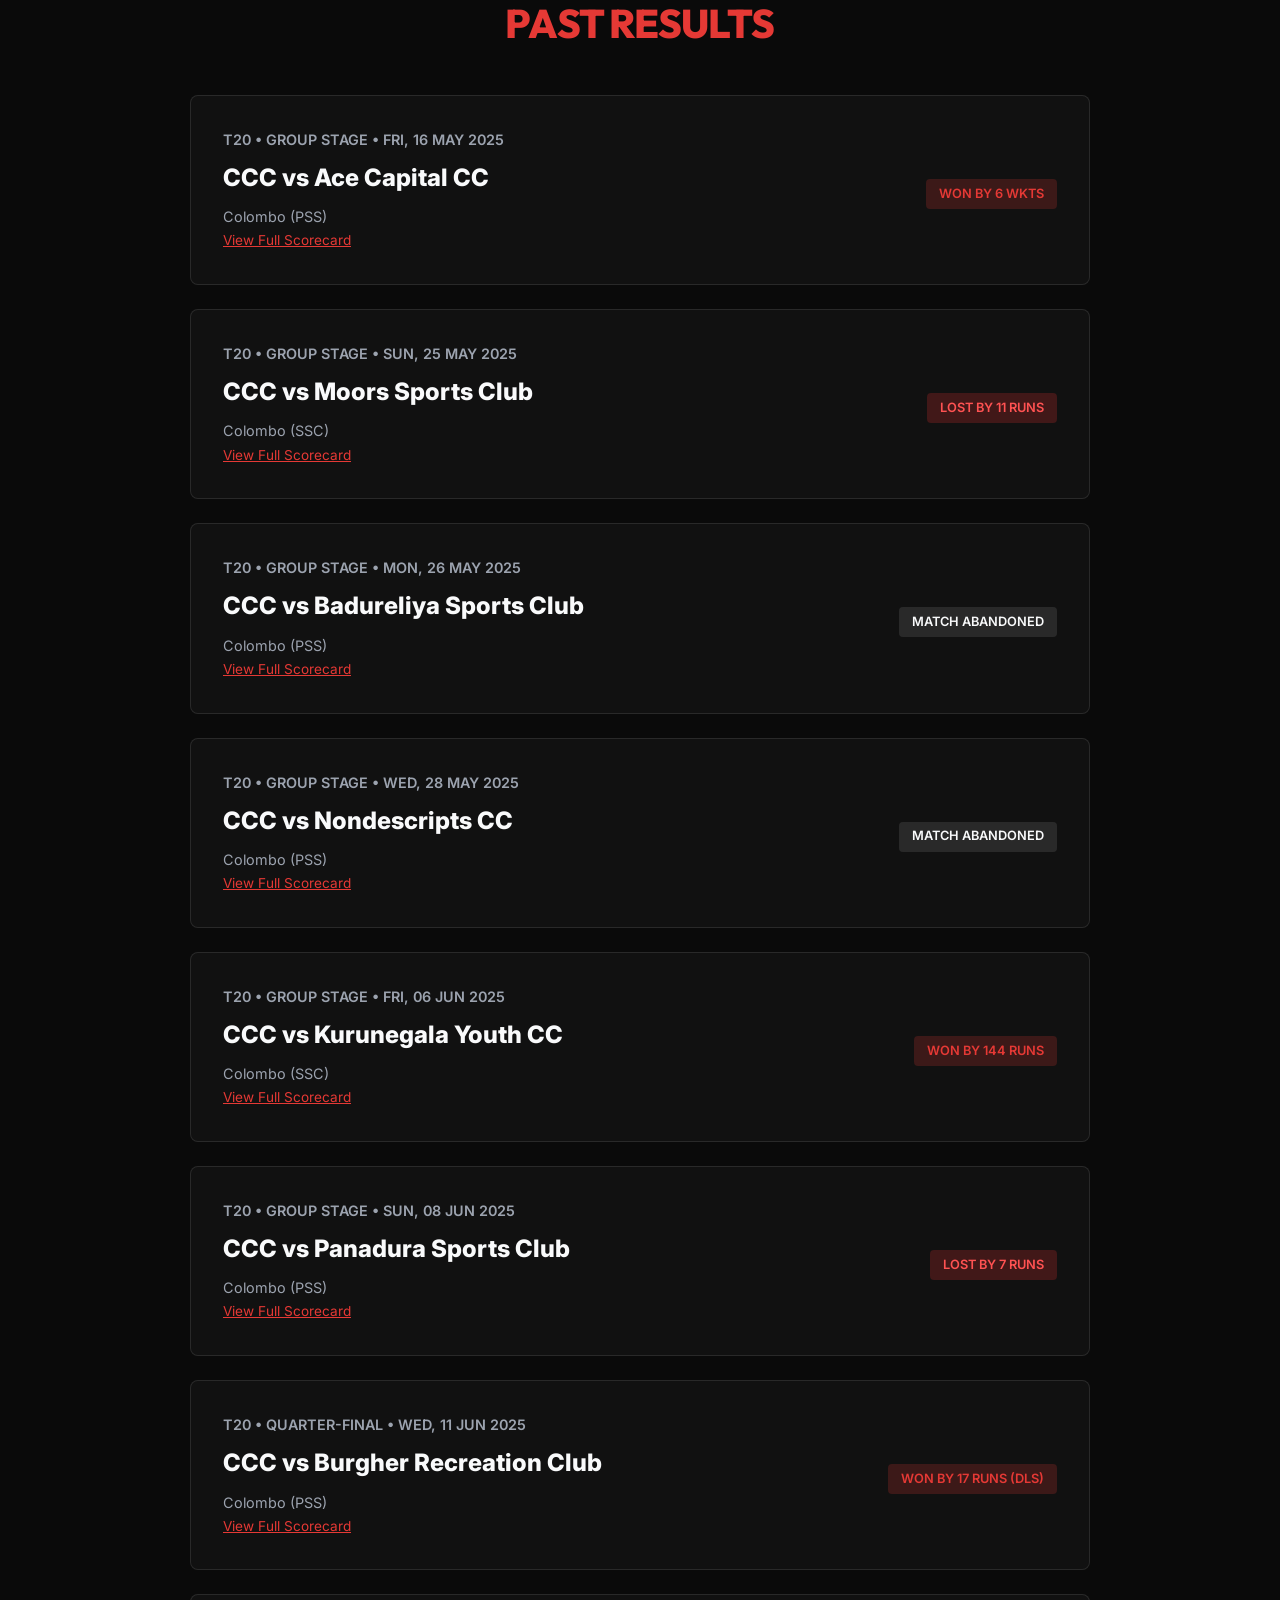
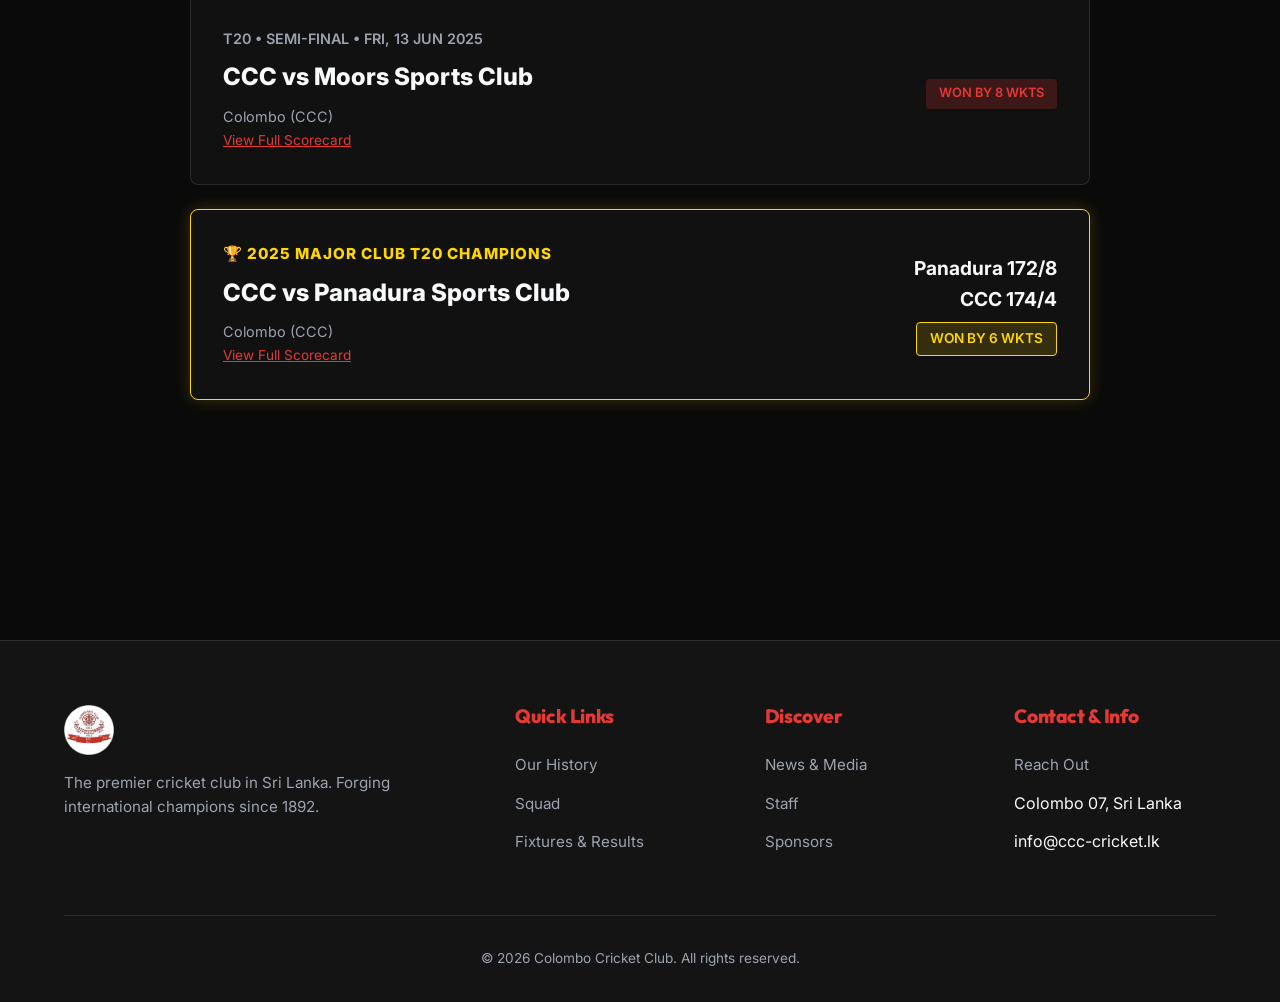
<file: matches.html>
<!DOCTYPE html>
<html lang="en">
<head>
  <meta charset="UTF-8">
  <meta name="viewport" content="width=device-width, initial-scale=1.0">
  <title>Matches | Colombo Cricket Club</title>
  <link rel="stylesheet" href="css/style.css">
  <style>
    .page-header {
      background: linear-gradient(rgba(5,5,5,0.7), rgba(5,5,5,0.9)), url('images/cover.jpg') center/cover no-repeat;
      padding: 150px 0 80px;
      text-align: center;
      border-bottom: 2px solid var(--accent-color);
    }
    .page-header h1 {
      font-size: 3.5rem;
      color: var(--accent-color);
      text-transform: uppercase;
      margin-bottom: 1rem;
    }

    .match-list {
      max-width: 900px;
      margin: 0 auto 5rem;
    }
    .match-row {
      background: var(--bg-card);
      border: 1px solid var(--border-color);
      border-radius: 8px;
      padding: 2rem;
      margin-bottom: 1.5rem;
      display: flex;
      align-items: center;
      justify-content: space-between;
      transition: all var(--transition-fast);
    }
    .match-row:hover {
      border-color: var(--accent-color);
      box-shadow: 0 0 15px var(--accent-glow);
    }
    .match-info { flex: 1; }
    .match-date { color: var(--accent-color); font-weight: 600; font-size: 0.9rem; margin-bottom: 0.5rem; text-transform: uppercase; }
    .match-teams { font-size: 1.5rem; font-weight: 800; margin-bottom: 0.5rem; }
    .match-venue { color: var(--text-muted); font-size: 0.9rem; }
    .match-result { text-align: right; }
    .score { font-size: 1.2rem; font-weight: bold; color: var(--text-main); margin-bottom: 0.5rem; }
    .status {
      display: inline-block;
      padding: 0.3rem 0.8rem;
      border-radius: 4px;
      font-size: 0.8rem;
      font-weight: 600;
      text-transform: uppercase;
    }
    .status.won { background: rgba(229, 57, 53, 0.2); color: var(--accent-color); }
    .status.upcoming { background: rgba(255, 255, 255, 0.1); color: var(--text-main); }
    .status.lost { background: rgba(255, 50, 50, 0.2); color: #ff5252; }

    @media (max-width: 700px) {
      .match-row { flex-direction: column; text-align: center; gap: 1.5rem; }
      .match-result { text-align: center; }
    }
  </style>
</head>
<body>

  <!-- Navigation -->
  <header>
    <div class="container nav-container">
      <a href="index.html" class="logo"><img src="images/logo.png" alt="CCC Logo" class="logo-img"></a>
      <button class="mobile-menu-btn">&#9776;</button>
      <nav class="nav-links">
        <a href="index.html">Home</a>
        <a href="about.html">About</a>
        <a href="players.html">Players</a>
        <a href="matches.html" class="active">Matches</a>
        <a href="media.html">Media</a>
        <a href="staff.html">Staff</a>
        <a href="sponsors.html">Sponsors</a>
        <a href="contact.html">Contact</a>
      </nav>
    </div>
  </header>

  <section class="page-header">
    <div class="container">
      <h1>Fixtures & Results</h1>
      <p>Follow the club's campaign across all formats.</p>
    </div>
  </section>

  <section class="container">
    <div style="text-align: center; margin-bottom: 3rem;">
      <select id="tournament-filter" class="form-control" style="max-width: 300px; margin: 0 auto; display: inline-block; font-family: var(--font-heading); font-weight: bold; border-radius: 30px; border-color: var(--accent-color); cursor: pointer;">
        <option value="all">Default (All Formats)</option>
        <option value="t20">Major Club T20</option>
        <option value="limited_over">Major Club Limited Over</option>
        <option value="3day">Major Club 3 Day</option>
      </select>
    </div>

    <h2 class="section-title">Upcoming Fixtures</h2>
    <div class="match-list" id="upcoming-list">
      <!-- Injected via matches.js -->
      
    </div>

    <h2 class="section-title">Past Results</h2>
    <div class="match-list" id="past-list">
      <!-- Injected via matches.js -->
      
    </div>
  </section>

  <!-- Footer -->
  <footer>
    <div class="container">
      <div class="footer-grid">
        <div class="footer-col">
          <a href="index.html" class="logo" style="margin-bottom: 1rem;"><img src="images/logo.png" alt="CCC Logo" class="logo-img"></a>
          <p>The premier cricket club in Sri Lanka. Forging international champions since 1892.</p>
        </div>
        <div class="footer-col">
          <h4>Quick Links</h4>
          <ul class="footer-links">
            <li><a href="about.html">Our History</a></li>
            <li><a href="players.html">Squad</a></li>
            <li><a href="matches.html">Fixtures & Results</a></li>
          </ul>
        </div>
        <div class="footer-col">
          <h4>Discover</h4>
          <ul class="footer-links">
            <li><a href="media.html">News & Media</a></li>
            <li><a href="staff.html">Staff</a></li>
            <li><a href="sponsors.html">Sponsors</a></li>
          </ul>
        </div>
        <div class="footer-col">
          <h4>Contact & Info</h4>
          <ul class="footer-links">
            <li><a href="contact.html">Reach Out</a></li>
            <li>Colombo 07, Sri Lanka</li>
            <li>info@ccc-cricket.lk</li>
          </ul>
        </div>
      </div>
      <div class="footer-bottom">
        &copy; 2026 Colombo Cricket Club. All rights reserved.
      </div>
    </div>
  </footer>

  <script src="js/main.js"></script>
  <script src="js/matches.js"></script>
</body>
</html>
</file>
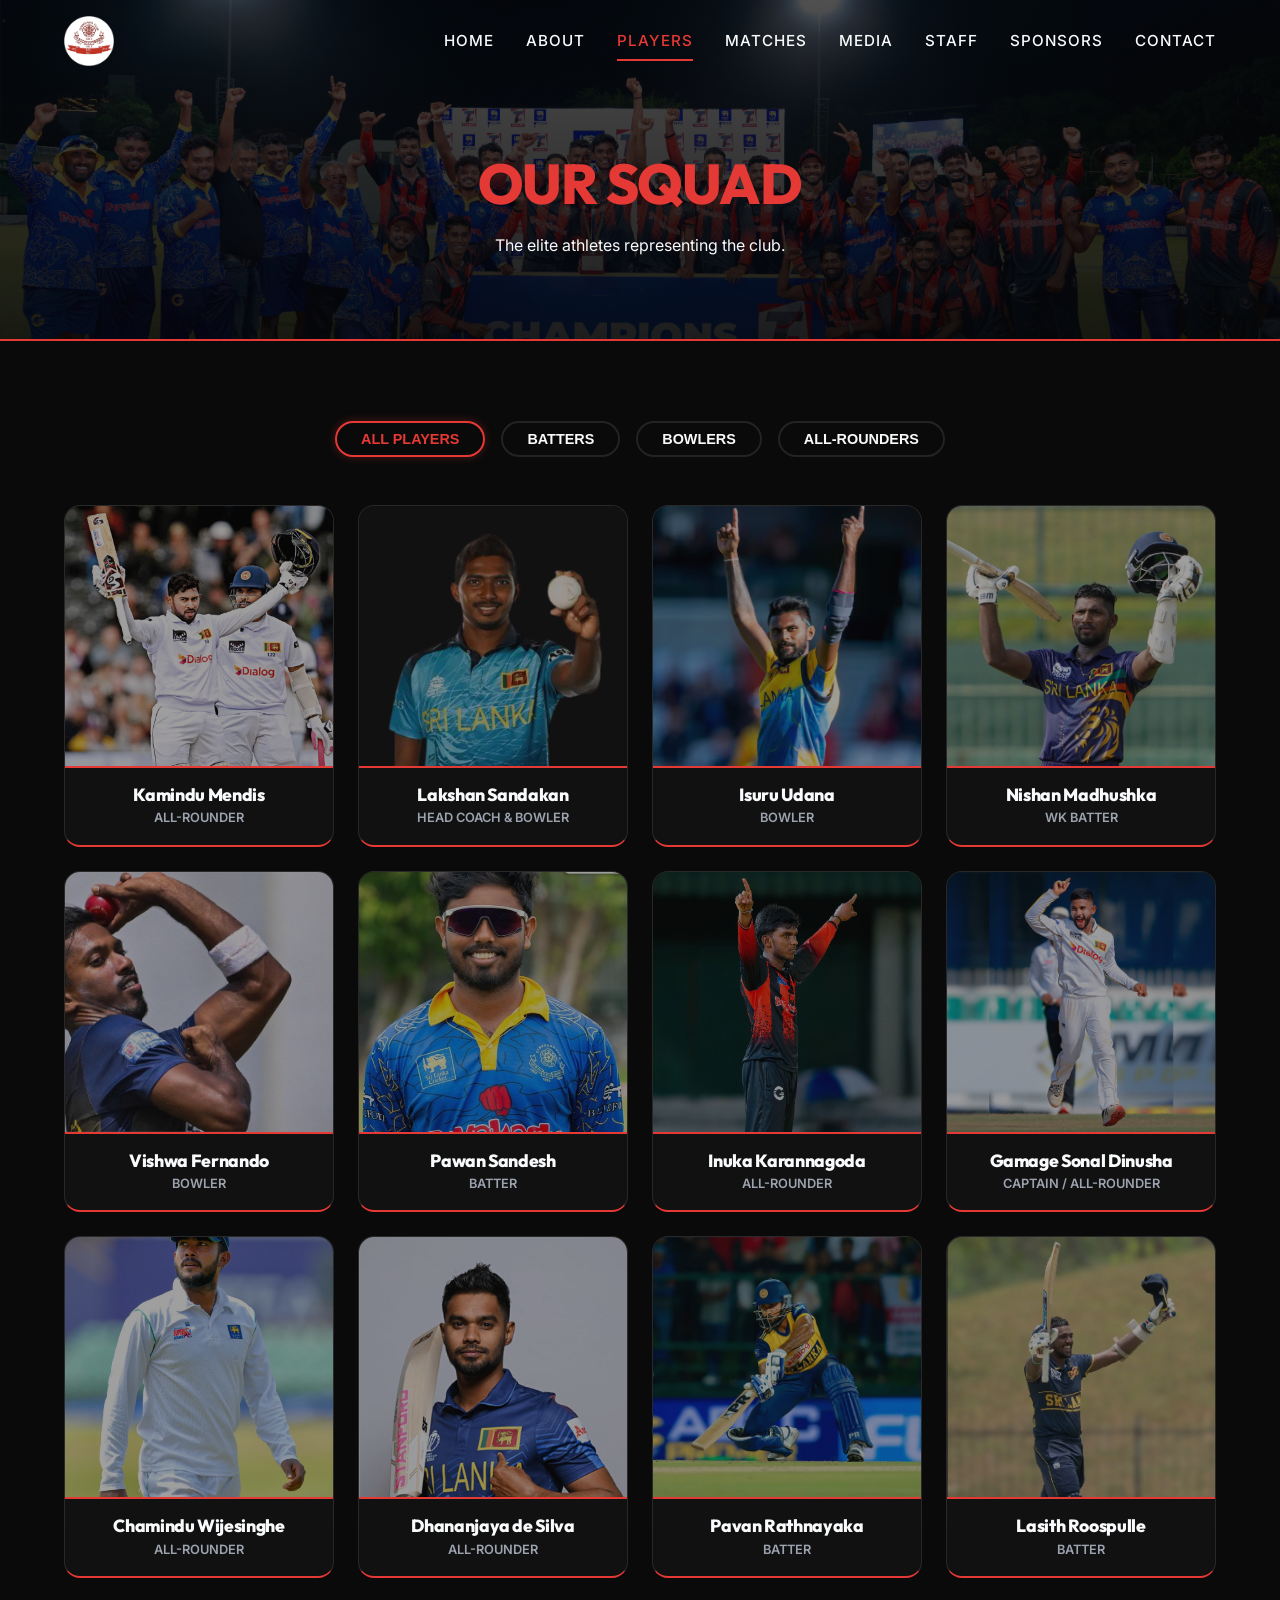
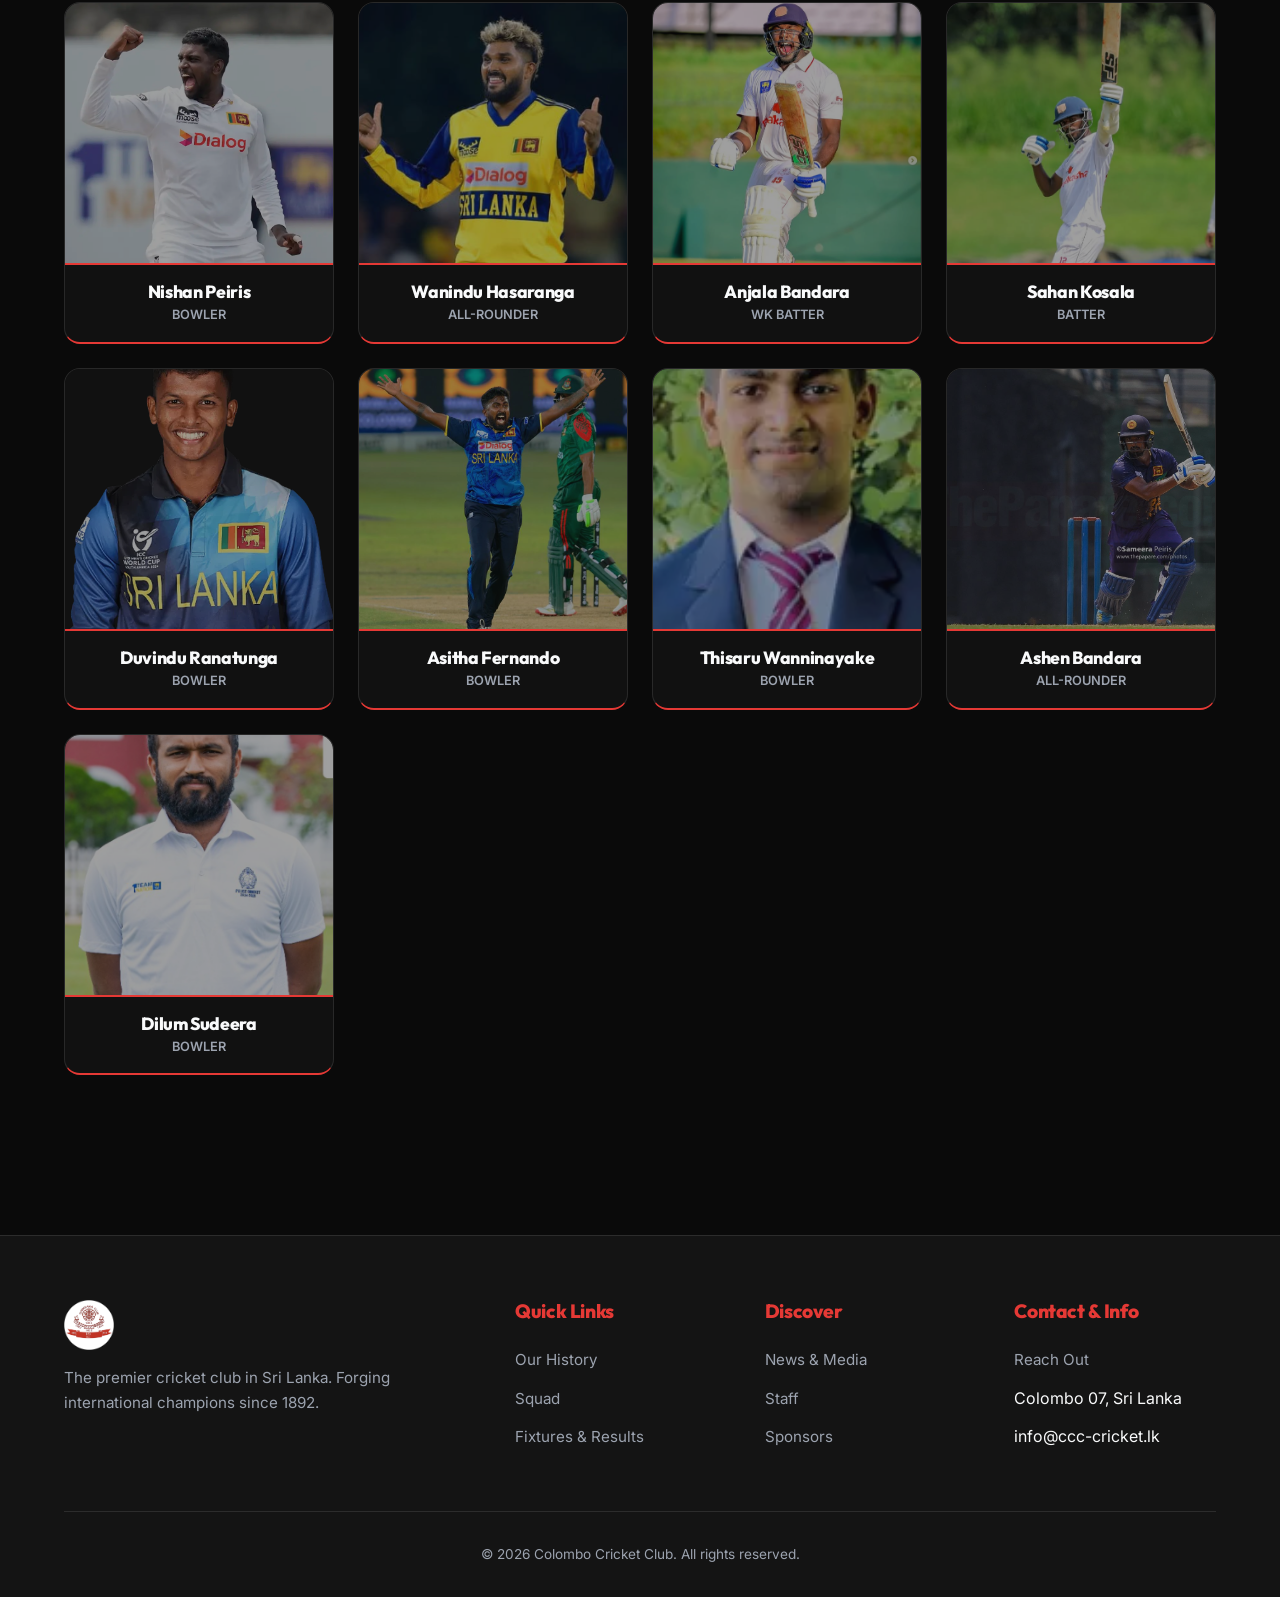
<file: players.html>
<!DOCTYPE html>
<html lang="en">
<head>
  <meta charset="UTF-8">
  <meta name="viewport" content="width=device-width, initial-scale=1.0">
  <title>Players | Colombo Cricket Club</title>
  <link rel="stylesheet" href="css/style.css">
  <style>
    .page-header {
      background: linear-gradient(rgba(5,5,5,0.7), rgba(5,5,5,0.9)), url('images/cover.jpg') center/cover no-repeat;
      padding: 150px 0 80px;
      text-align: center;
      border-bottom: 2px solid var(--accent-color);
    }
    .page-header h1 {
      font-size: 3.5rem;
      color: var(--accent-color);
      text-transform: uppercase;
      margin-bottom: 1rem;
    }
    
    .filters {
      display: flex;
      justify-content: center;
      gap: 1rem;
      margin-bottom: 3rem;
      flex-wrap: wrap;
    }
    .filter-btn {
      background: transparent;
      border: 2px solid var(--border-color);
      color: var(--text-main);
      padding: 0.5rem 1.5rem;
      border-radius: 30px;
      cursor: pointer;
      font-weight: 600;
      transition: all var(--transition-fast);
      text-transform: uppercase;
      font-size: 0.9rem;
    }
    .filter-btn:hover, .filter-btn.active {
      border-color: var(--accent-color);
      color: var(--accent-color);
      box-shadow: 0 0 10px var(--accent-glow);
    }
    
    .player-card { border-bottom: 2px solid var(--accent-color); }
    .player-card img { width: 100%; height: 350px; object-fit: cover; }
    .player-info { padding: 1.5rem; text-align: center; }
    .player-info h3 { font-size: 1.5rem; margin-bottom: 0.5rem; }
    .player-info p { color: var(--accent-color); font-weight: 600; text-transform: uppercase; font-size: 0.9rem; margin-bottom: 1rem;}
    .player-stats {
      display: flex;
      justify-content: space-around;
      border-top: 1px solid var(--border-color);
      padding-top: 1rem;
      font-size: 0.85rem;
      color: var(--text-muted);
    }
    .player-stats div span {
      display: block;
      color: var(--text-main);
      font-weight: bold;
      font-size: 1.1rem;
    }
    
    #players-grid {
      display: grid !important;
      grid-template-columns: repeat(4, 1fr) !important;
      gap: 1.5rem;
    }
    @media (max-width: 1024px) {
      #players-grid { grid-template-columns: repeat(3, 1fr) !important; }
    }
    @media (max-width: 768px) {
      #players-grid { grid-template-columns: repeat(2, 1fr) !important; }
    }
    @media (max-width: 480px) {
      #players-grid { grid-template-columns: 1fr !important; }
    }
  </style>
</head>
<body>

  <!-- Navigation -->
  <header>
    <div class="container nav-container">
      <a href="index.html" class="logo"><img src="images/logo.png" alt="CCC Logo" class="logo-img"></a>
      <button class="mobile-menu-btn">&#9776;</button>
      <nav class="nav-links">
        <a href="index.html">Home</a>
        <a href="about.html">About</a>
        <a href="players.html" class="active">Players</a>
        <a href="matches.html">Matches</a>
        <a href="media.html">Media</a>
        <a href="staff.html">Staff</a>
        <a href="sponsors.html">Sponsors</a>
        <a href="contact.html">Contact</a>
      </nav>
    </div>
  </header>

  <section class="page-header">
    <div class="container">
      <h1>Our Squad</h1>
      <p>The elite athletes representing the club.</p>
    </div>
  </section>

  <section class="container">
    <div class="filters">
      <button class="filter-btn active" data-filter="all">All Players</button>
      <button class="filter-btn" data-filter="batter">Batters</button>
      <button class="filter-btn" data-filter="bowler">Bowlers</button>
      <button class="filter-btn" data-filter="allrounder">All-Rounders</button>
    </div>

    <div class="card-grid" id="players-grid">
      <!-- Player Roster populated via JS for easy filtering -->
    </div>
  </section>

  <!-- Footer -->
  <footer>
    <div class="container">
      <div class="footer-grid">
        <div class="footer-col">
          <a href="index.html" class="logo" style="margin-bottom: 1rem;"><img src="images/logo.png" alt="CCC Logo" class="logo-img"></a>
          <p>The premier cricket club in Sri Lanka. Forging international champions since 1892.</p>
        </div>
        <div class="footer-col">
          <h4>Quick Links</h4>
          <ul class="footer-links">
            <li><a href="about.html">Our History</a></li>
            <li><a href="players.html">Squad</a></li>
            <li><a href="matches.html">Fixtures & Results</a></li>
          </ul>
        </div>
        <div class="footer-col">
          <h4>Discover</h4>
          <ul class="footer-links">
            <li><a href="media.html">News & Media</a></li>
            <li><a href="staff.html">Staff</a></li>
            <li><a href="sponsors.html">Sponsors</a></li>
          </ul>
        </div>
        <div class="footer-col">
          <h4>Contact & Info</h4>
          <ul class="footer-links">
            <li><a href="contact.html">Reach Out</a></li>
            <li>Colombo 07, Sri Lanka</li>
            <li>info@ccc-cricket.lk</li>
          </ul>
        </div>
      </div>
      <div class="footer-bottom">
        &copy; 2026 Colombo Cricket Club. All rights reserved.
      </div>
    </div>
  </footer>

  <script src="js/main.js"></script>
  <script src="js/players.js"></script>
</body>
</html>
</file>
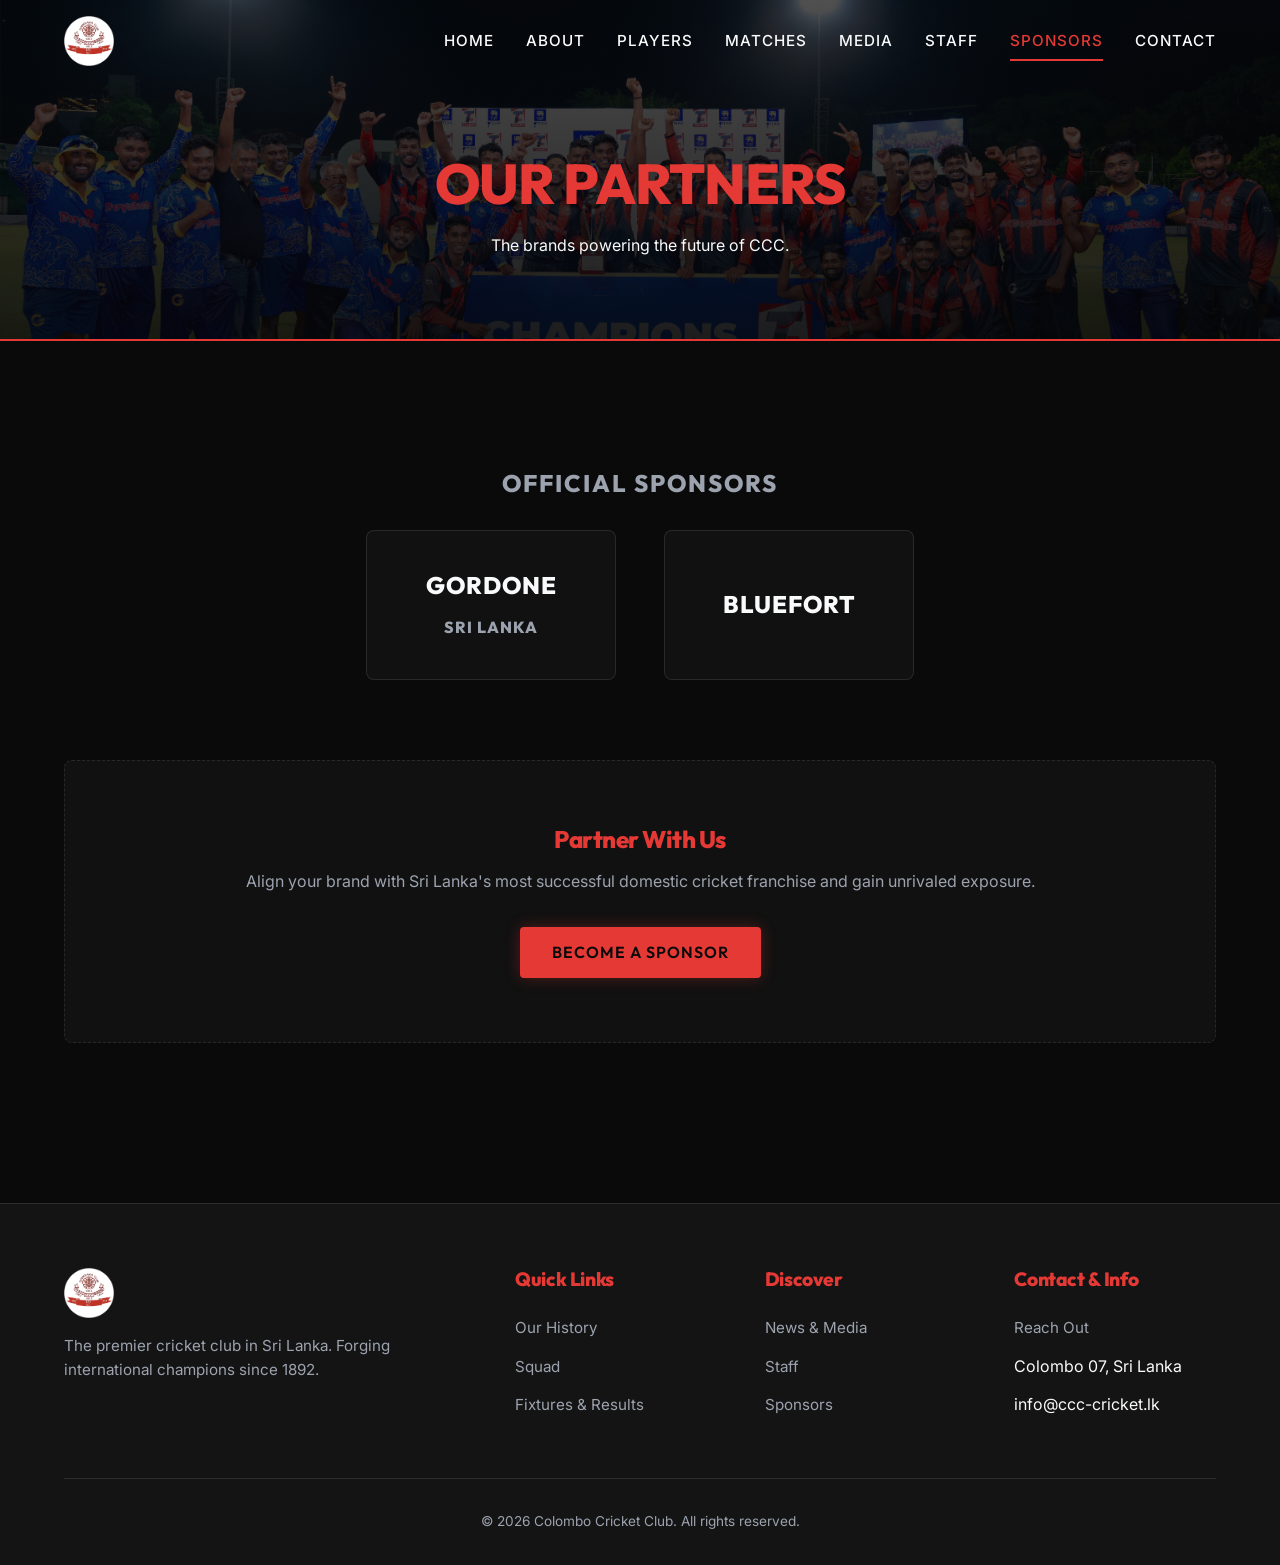
<file: sponsors.html>
<!DOCTYPE html>
<html lang="en">
<head>
  <meta charset="UTF-8">
  <meta name="viewport" content="width=device-width, initial-scale=1.0">
  <title>Sponsors | Colombo Cricket Club</title>
  <link rel="stylesheet" href="css/style.css">
  <style>
    .page-header {
      background: linear-gradient(rgba(5,5,5,0.7), rgba(5,5,5,0.9)), url('images/cover.jpg') center/cover no-repeat;
      padding: 150px 0 80px;
      text-align: center;
      border-bottom: 2px solid var(--accent-color);
    }
    .page-header h1 {
      font-size: 3.5rem;
      color: var(--accent-color);
      text-transform: uppercase;
      margin-bottom: 1rem;
    }

    .sponsor-tier {
      text-align: center;
      margin-bottom: 5rem;
    }
    .sponsor-tier h2 {
      color: var(--text-muted);
      margin-bottom: 2rem;
      text-transform: uppercase;
      letter-spacing: 2px;
      font-size: 1.5rem;
    }
    .sponsor-grid {
      display: flex;
      flex-wrap: wrap;
      justify-content: center;
      gap: 3rem;
      align-items: center;
    }
    .sponsor-box {
      background: var(--bg-card);
      border: 1px solid var(--border-color);
      padding: 3rem;
      border-radius: 8px;
      transition: all var(--transition-fast);
      display: flex;
      align-items: center;
      justify-content: center;
      width: 250px;
      height: 150px;
    }
    .sponsor-box:hover {
      border-color: var(--accent-color);
      box-shadow: 0 0 20px var(--accent-glow);
      transform: translateY(-5px);
    }
    .sponsor-name {
      font-family: var(--font-heading);
      font-size: 1.5rem;
      font-weight: 800;
      color: var(--text-main);
      text-transform: uppercase;
      letter-spacing: 1px;
    }
    .sponsor-logo-placeholder {
      font-size: 2rem;
      color: var(--accent-color);
    }

    /* Principal Sponsor is larger */
    .principal .sponsor-box {
      width: 350px;
      height: 200px;
      border-color: var(--accent-color);
      box-shadow: 0 0 10px rgba(229, 57, 53, 0.1);
    }
    .principal .sponsor-name { font-size: 2rem; color: var(--accent-color); }
  </style>
</head>
<body>

  <header>
    <div class="container nav-container">
      <a href="index.html" class="logo"><img src="images/logo.png" alt="CCC Logo" class="logo-img"></a>
      <button class="mobile-menu-btn">&#9776;</button>
      <nav class="nav-links">
        <a href="index.html">Home</a>
        <a href="about.html">About</a>
        <a href="players.html">Players</a>
        <a href="matches.html">Matches</a>
        <a href="media.html">Media</a>
        <a href="staff.html">Staff</a>
        <a href="sponsors.html" class="active">Sponsors</a>
        <a href="contact.html">Contact</a>
      </nav>
    </div>
  </header>

  <section class="page-header">
    <div class="container">
      <h1>Our Partners</h1>
      <p>The brands powering the future of CCC.</p>
    </div>
  </section>

  <section class="container" style="margin-top: 3rem;">

    <div class="sponsor-tier">
      <h2>Official Sponsors</h2>
      <div class="sponsor-grid">
        <a href="https://www.instagram.com/gordone.srilanka/" target="_blank" style="text-decoration: none; color: inherit; display: block;">
          <div class="sponsor-box">
            <span class="sponsor-name" style="text-align: center;">GORDONE<br><span style="color:var(--text-muted); font-size:1rem;">SRI LANKA</span></span>
          </div>
        </a>
        <a href="https://bluefort.lk/shop/" target="_blank" style="text-decoration: none; color: inherit; display: block;">
          <div class="sponsor-box">
            <span class="sponsor-name">BLUEFORT</span>
          </div>
        </a>
      </div>
    </div>

    <div style="text-align: center; margin-top: 5rem; padding: 4rem; background: var(--bg-card); border-radius: 8px; border: 1px dashed var(--border-color);">
      <h2 style="color: var(--accent-color); margin-bottom: 1rem;">Partner With Us</h2>
      <p style="color: var(--text-muted); margin-bottom: 2rem;">Align your brand with Sri Lanka's most successful domestic cricket franchise and gain unrivaled exposure.</p>
      <a href="contact.html" class="btn btn-primary">Become a Sponsor</a>
    </div>

  </section>

  <footer>
    <div class="container">
      <div class="footer-grid">
        <div class="footer-col">
          <a href="index.html" class="logo" style="margin-bottom: 1rem;"><img src="images/logo.png" alt="CCC Logo" class="logo-img"></a>
          <p>The premier cricket club in Sri Lanka. Forging international champions since 1892.</p>
        </div>
        <div class="footer-col">
          <h4>Quick Links</h4>
          <ul class="footer-links">
            <li><a href="about.html">Our History</a></li>
            <li><a href="players.html">Squad</a></li>
            <li><a href="matches.html">Fixtures & Results</a></li>
          </ul>
        </div>
        <div class="footer-col">
          <h4>Discover</h4>
          <ul class="footer-links">
            <li><a href="media.html">News & Media</a></li>
            <li><a href="staff.html">Staff</a></li>
            <li><a href="sponsors.html">Sponsors</a></li>
          </ul>
        </div>
        <div class="footer-col">
          <h4>Contact & Info</h4>
          <ul class="footer-links">
            <li><a href="contact.html">Reach Out</a></li>
            <li>Colombo 07, Sri Lanka</li>
            <li>info@ccc-cricket.lk</li>
          </ul>
        </div>
      </div>
      <div class="footer-bottom">
        &copy; 2026 Colombo Cricket Club. All rights reserved.
      </div>
    </div>
  </footer>

  <script src="js/main.js"></script>
</body>
</html>
</file>
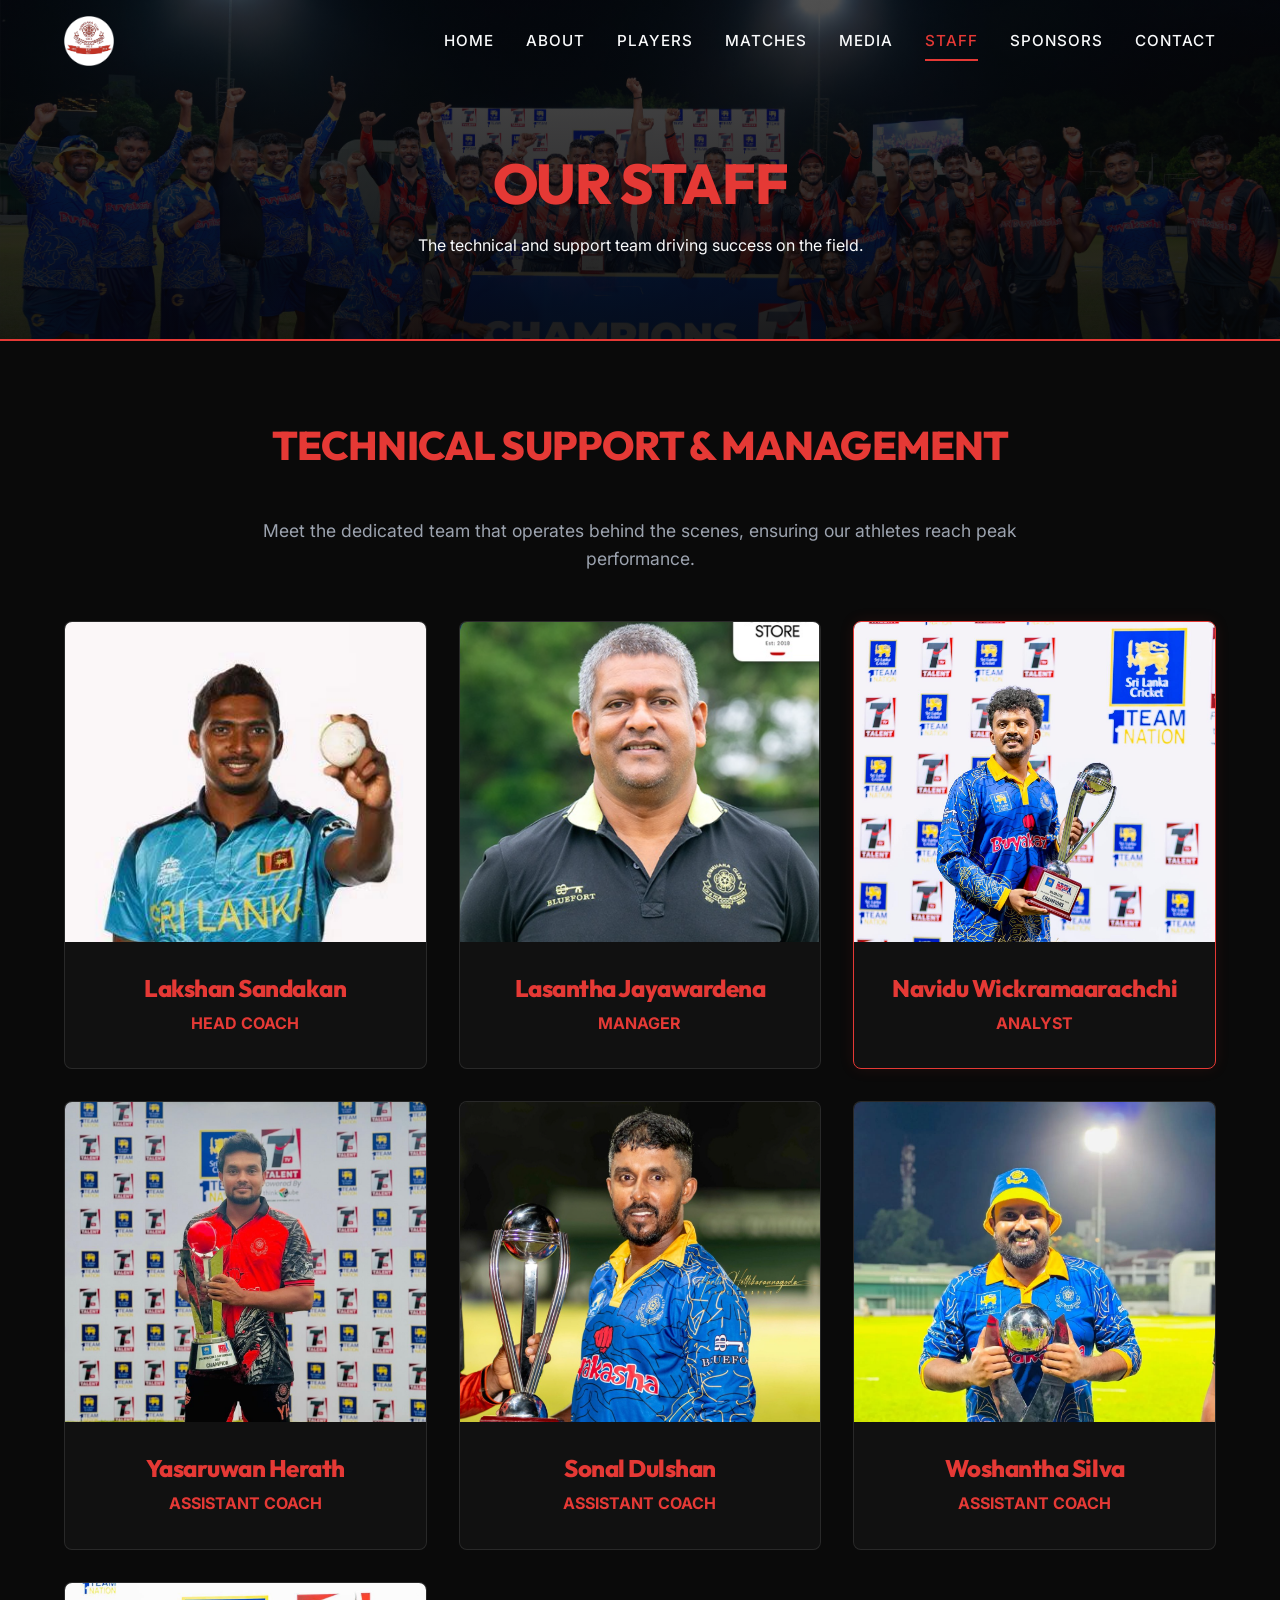
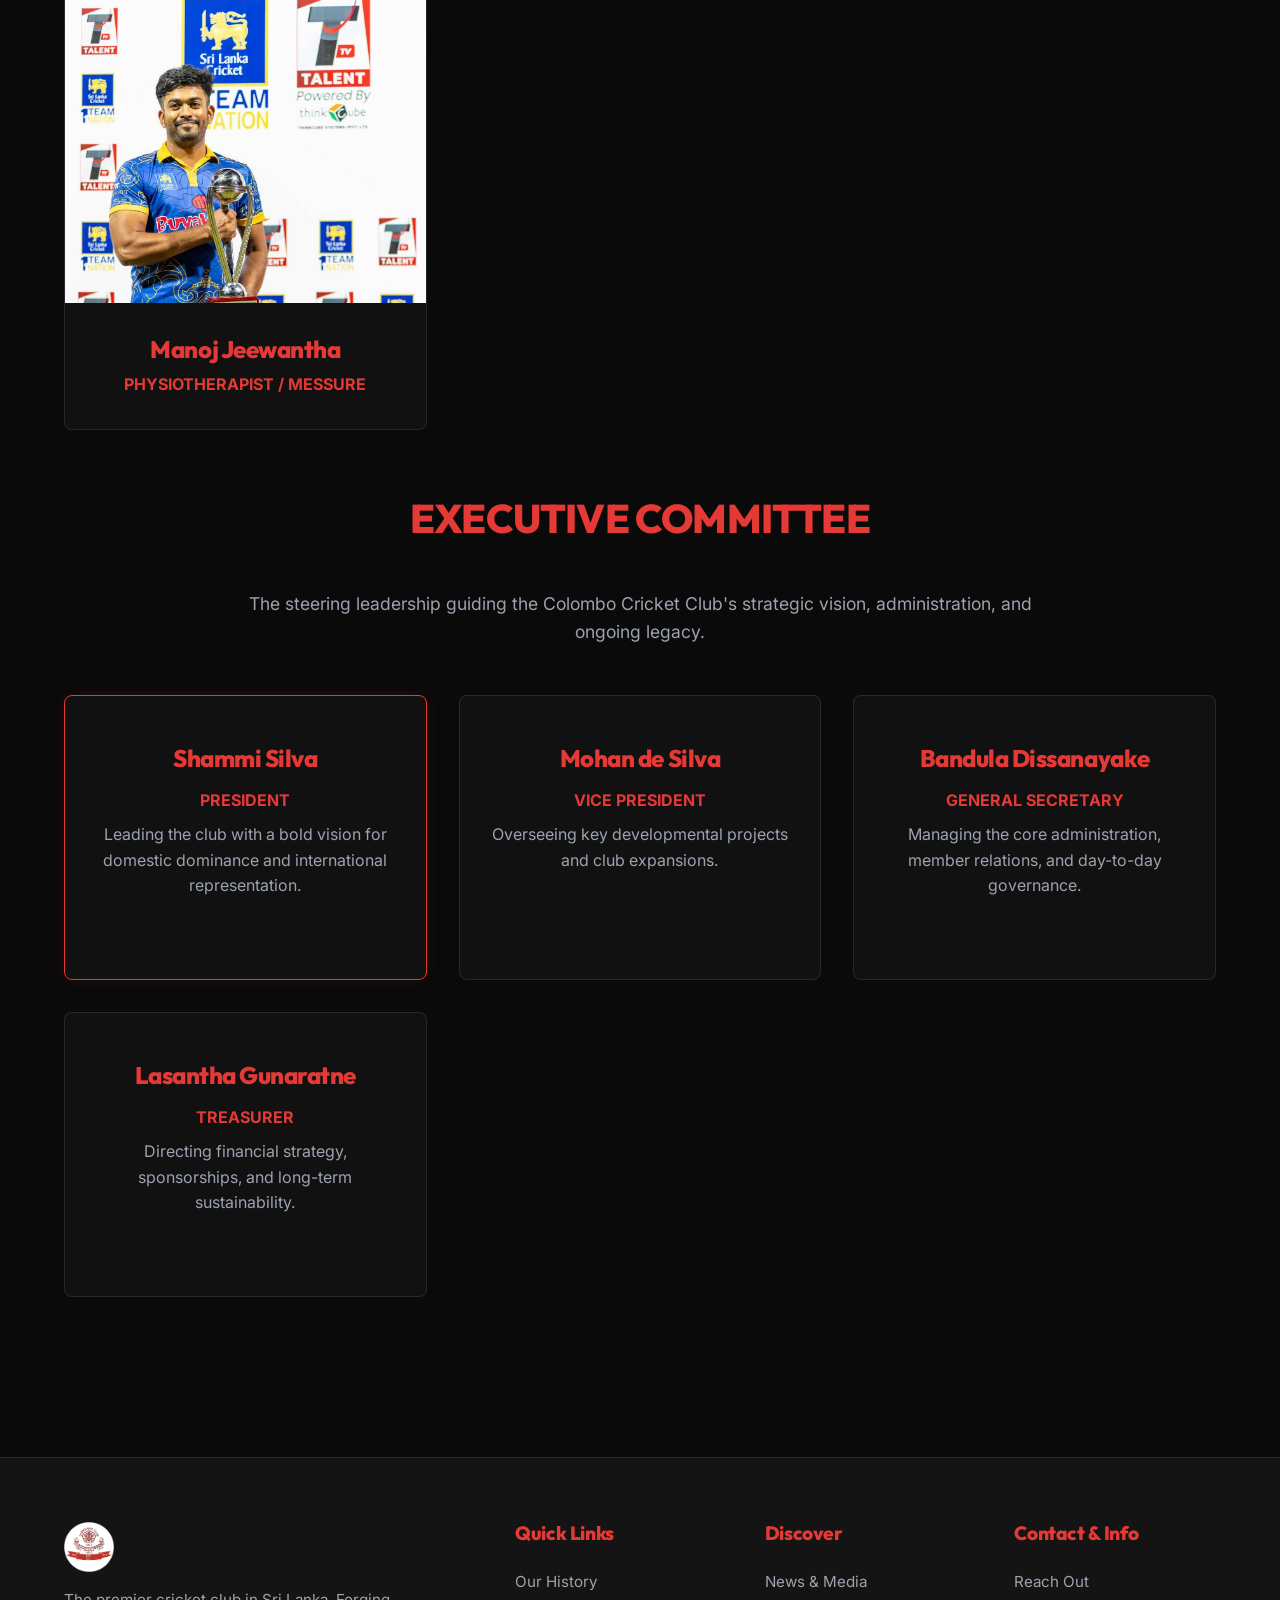
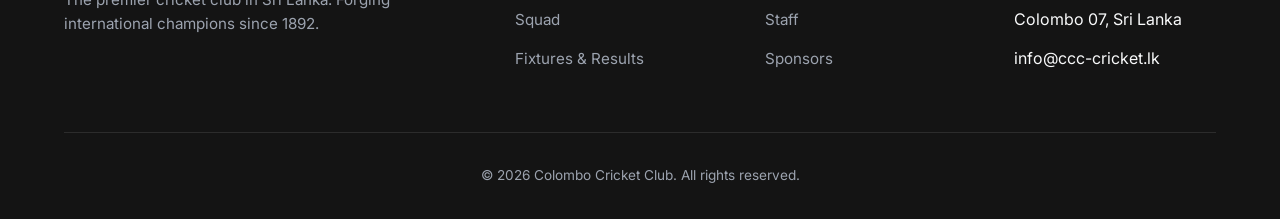
<file: staff.html>
<!DOCTYPE html>
<html lang="en">
<head>
  <meta charset="UTF-8">
  <meta name="viewport" content="width=device-width, initial-scale=1.0">
  <title>Staff | Colombo Cricket Club</title>
  <link rel="stylesheet" href="css/style.css">
  <style>
    .page-header {
      background: linear-gradient(rgba(5,5,5,0.7), rgba(5,5,5,0.9)), url('images/cover.jpg') center/cover no-repeat;
      padding: 150px 0 80px;
      text-align: center;
      border-bottom: 2px solid var(--accent-color);
    }
    .page-header h1 {
      font-size: 3.5rem;
      color: var(--accent-color);
      text-transform: uppercase;
      margin-bottom: 1rem;
    }

    .program-grid {
      display: grid;
      grid-template-columns: repeat(auto-fit, minmax(300px, 1fr));
      gap: 2rem;
      margin-top: 3rem;
    }
    .program-card {
      background: var(--bg-card);
      border: 1px solid var(--border-color);
      border-radius: 8px;
      padding: 3rem 2rem;
      text-align: center;
      transition: all var(--transition-fast);
      position: relative;
      overflow: hidden;
    }
    .program-card::before {
      content: '';
      position: absolute;
      top: 0; left: 0; width: 100%; height: 4px;
      background: var(--accent-color);
      transform: scaleX(0);
      transition: transform var(--transition-smooth);
      transform-origin: left;
    }
    .program-card:hover::before {
      transform: scaleX(1);
    }
    .program-card h3 {
      font-size: 1.5rem;
      margin-bottom: 1rem;
      color: var(--accent-color);
    }
    .program-card p {
      color: var(--text-muted);
      margin-bottom: 2rem;
    }

    /* Skills section */
    .skills-section {
      background: var(--bg-subtle);
      padding: 5rem 0;
      margin-top: 5rem;
    }
    .skills-grid {
      display: grid;
      grid-template-columns: 1fr 1fr;
      gap: 4rem;
      align-items: center;
    }
    .skills-list li {
      margin-bottom: 1.5rem;
      padding-left: 2rem;
      position: relative;
    }
    .skills-list li::before {
      content: '✔';
      position: absolute;
      left: 0;
      color: var(--accent-color);
      font-weight: bold;
    }
    .skills-list h4 { font-size: 1.2rem; margin-bottom: 0.5rem; }
    .skills-list p { color: var(--text-muted); font-size: 0.95rem; }

    @media (max-width: 800px) {
      .skills-grid { grid-template-columns: 1fr; }
    }
  </style>
</head>
<body>

  <header>
    <div class="container nav-container">
      <a href="index.html" class="logo"><img src="images/logo.png" alt="CCC Logo" class="logo-img"></a>
      <button class="mobile-menu-btn">&#9776;</button>
      <nav class="nav-links">
        <a href="index.html">Home</a>
        <a href="about.html">About</a>
        <a href="players.html">Players</a>
        <a href="matches.html">Matches</a>
        <a href="media.html">Media</a>
        <a href="staff.html" class="active">Staff</a>
        <a href="sponsors.html">Sponsors</a>
        <a href="contact.html">Contact</a>
      </nav>
    </div>
  </header>

  <section class="page-header">
    <div class="container">
      <h1>Our Staff</h1>
      <p>The technical and support team driving success on the field.</p>
    </div>
  </section>

  <section class="container" style="margin-bottom: 5rem;">
    <div style="text-align: center; max-width: 800px; margin: 0 auto;">
      <h2 class="section-title">Technical Support & Management</h2>
      <p style="color: var(--text-muted); font-size: 1.1rem; margin-bottom: 2rem;">
        Meet the dedicated team that operates behind the scenes, ensuring our athletes reach peak performance.
      </p>
    </div>

    <div class="program-grid">
      
      <div class="program-card" style="padding: 0; display: flex; flex-direction: column;">
        <img src="images/staff/Lakshan_Sandakan.jpg" onerror="this.src='images/player_action.png'" alt="Lakshan Sandakan" style="width: 100%; height: 320px; object-fit: cover; object-position: top;">
        <div style="padding: 2rem;">
          <h3 style="margin-bottom: 0.5rem;">Lakshan Sandakan</h3>
          <p style="color: var(--accent-color); font-weight: bold; text-transform: uppercase; margin-bottom: 0;">Head Coach</p>
        </div>
      </div>

      <div class="program-card" style="padding: 0; display: flex; flex-direction: column;">
        <img src="images/staff/lasantha_jayawardena.jpg" onerror="this.src='images/player_action.png'" alt="Lasantha Jayawardena" style="width: 100%; height: 320px; object-fit: cover; object-position: top;">
        <div style="padding: 2rem;">
          <h3 style="margin-bottom: 0.5rem;">Lasantha Jayawardena</h3>
          <p style="color: var(--accent-color); font-weight: bold; text-transform: uppercase; margin-bottom: 0;">Manager</p>
        </div>
      </div>

      <div class="program-card" style="padding: 0; display: flex; flex-direction: column; border-color: var(--accent-color); box-shadow: 0 0 15px rgba(229, 57, 53, 0.1);">
        <img src="images/staff/navidu_wickramaarachchi.jpg" onerror="this.src='images/player_action.png'" alt="Navidu Wickramaarachchi" style="width: 100%; height: 320px; object-fit: cover; object-position: top;">
        <div style="padding: 2rem;">
          <h3 style="margin-bottom: 0.5rem;">Navidu Wickramaarachchi</h3>
          <p style="color: var(--accent-color); font-weight: bold; text-transform: uppercase; margin-bottom: 0;">Analyst</p>
        </div>
      </div>

      <div class="program-card" style="padding: 0; display: flex; flex-direction: column;">
        <img src="images/staff/yasaruwan_herath.jpg" onerror="this.src='images/player_action.png'" alt="Yasaruwan Herath" style="width: 100%; height: 320px; object-fit: cover; object-position: top;">
        <div style="padding: 2rem;">
          <h3 style="margin-bottom: 0.5rem;">Yasaruwan Herath</h3>
          <p style="color: var(--accent-color); font-weight: bold; text-transform: uppercase; margin-bottom: 0;">Assistant Coach</p>
        </div>
      </div>

      <div class="program-card" style="padding: 0; display: flex; flex-direction: column;">
        <img src="images/staff/sonal_dulshan.jpg" onerror="this.src='images/player_action.png'" alt="Sonal Dulshan" style="width: 100%; height: 320px; object-fit: cover; object-position: top;">
        <div style="padding: 2rem;">
          <h3 style="margin-bottom: 0.5rem;">Sonal Dulshan</h3>
          <p style="color: var(--accent-color); font-weight: bold; text-transform: uppercase; margin-bottom: 0;">Assistant Coach</p>
        </div>
      </div>

      <div class="program-card" style="padding: 0; display: flex; flex-direction: column;">
        <img src="images/staff/woshantha_silva.jpg" onerror="this.src='images/player_action.png'" alt="Woshantha Silva" style="width: 100%; height: 320px; object-fit: cover; object-position: top;">
        <div style="padding: 2rem;">
          <h3 style="margin-bottom: 0.5rem;">Woshantha Silva</h3>
          <p style="color: var(--accent-color); font-weight: bold; text-transform: uppercase; margin-bottom: 0;">Assistant Coach</p>
        </div>
      </div>

      <div class="program-card" style="padding: 0; display: flex; flex-direction: column;">
        <img src="images/staff/manoj_jeewantha.jpg" onerror="this.src='images/player_action.png'" alt="Manoj Jeewantha" style="width: 100%; height: 320px; object-fit: cover; object-position: top;">
        <div style="padding: 2rem;">
          <h3 style="margin-bottom: 0.5rem;">Manoj Jeewantha</h3>
          <p style="color: var(--accent-color); font-weight: bold; text-transform: uppercase; margin-bottom: 0;">Physiotherapist / Messure</p>
        </div>
      </div>

    </div>

    <!-- Executive Committee Section -->
    <div style="text-align: center; max-width: 800px; margin: 4rem auto 2rem;">
      <h2 class="section-title">Executive Committee</h2>
      <p style="color: var(--text-muted); font-size: 1.1rem;">
        The steering leadership guiding the Colombo Cricket Club's strategic vision, administration, and ongoing legacy.
      </p>
    </div>

    <div class="program-grid">
      <div class="program-card" style="border-color: var(--accent-color); box-shadow: 0 0 15px rgba(229, 57, 53, 0.1);">
        <h3>Shammi Silva</h3>
        <p style="color: var(--accent-color); font-weight: bold; text-transform: uppercase; margin-bottom: 0.5rem;">President</p>
        <p>Leading the club with a bold vision for domestic dominance and international representation.</p>
      </div>
      <div class="program-card">
        <h3>Mohan de Silva</h3>
        <p style="color: var(--accent-color); font-weight: bold; text-transform: uppercase; margin-bottom: 0.5rem;">Vice President</p>
        <p>Overseeing key developmental projects and club expansions.</p>
      </div>
      <div class="program-card">
        <h3>Bandula Dissanayake</h3>
        <p style="color: var(--accent-color); font-weight: bold; text-transform: uppercase; margin-bottom: 0.5rem;">General Secretary</p>
        <p>Managing the core administration, member relations, and day-to-day governance.</p>
      </div>
      <div class="program-card">
        <h3>Lasantha Gunaratne</h3>
        <p style="color: var(--accent-color); font-weight: bold; text-transform: uppercase; margin-bottom: 0.5rem;">Treasurer</p>
        <p>Directing financial strategy, sponsorships, and long-term sustainability.</p>
      </div>
    </div>

  </section>

  <footer>
    <div class="container">
      <div class="footer-grid">
        <div class="footer-col">
          <a href="index.html" class="logo" style="margin-bottom: 1rem;"><img src="images/logo.png" alt="CCC Logo" class="logo-img"></a>
          <p>The premier cricket club in Sri Lanka. Forging international champions since 1892.</p>
        </div>
        <div class="footer-col">
          <h4>Quick Links</h4>
          <ul class="footer-links">
            <li><a href="about.html">Our History</a></li>
            <li><a href="players.html">Squad</a></li>
            <li><a href="matches.html">Fixtures & Results</a></li>
          </ul>
        </div>
        <div class="footer-col">
          <h4>Discover</h4>
          <ul class="footer-links">
            <li><a href="media.html">News & Media</a></li>
            <li><a href="staff.html">Staff</a></li>
            <li><a href="sponsors.html">Sponsors</a></li>
          </ul>
        </div>
        <div class="footer-col">
          <h4>Contact & Info</h4>
          <ul class="footer-links">
            <li><a href="contact.html">Reach Out</a></li>
            <li>Colombo 07, Sri Lanka</li>
            <li>info@ccc-cricket.lk</li>
          </ul>
        </div>
      </div>
      <div class="footer-bottom">
        &copy; 2026 Colombo Cricket Club. All rights reserved.
      </div>
    </div>
  </footer>

  <script src="js/main.js"></script>
</body>
</html>
</file>
<file: css/style.css>
@import url('https://fonts.googleapis.com/css2?family=Outfit:wght@300;400;600;800&family=Inter:wght@300;400;500;700&display=swap');

:root {
  --bg-color: #0a0a0a; /* Very deep dark black */
  --bg-subtle: #141414; 
  --bg-card: rgba(20, 20, 20, 0.7);
  --accent-color: #E53935; /* Gymkhana Red */
  --accent-glow: rgba(229, 57, 53, 0.3);
  --text-main: #F9FAFB;
  --text-muted: #9CA3AF;
  --border-color: rgba(255, 255, 255, 0.1);
  --font-heading: 'Outfit', sans-serif;
  --font-body: 'Inter', sans-serif;
  --transition-fast: 0.2s ease-in-out;
  --transition-smooth: 0.4s cubic-bezier(0.16, 1, 0.3, 1);
}

* {
  margin: 0;
  padding: 0;
  box-sizing: border-box;
}

body {
  font-family: var(--font-body);
  background-color: var(--bg-color);
  color: var(--text-main);
  line-height: 1.6;
  overflow-x: hidden;
}

h1, h2, h3, h4, h5, h6 {
  font-family: var(--font-heading);
  letter-spacing: -0.02em;
  font-weight: 800;
  line-height: 1.2;
}

a {
  text-decoration: none;
  color: inherit;
  transition: color var(--transition-fast);
}

ul {
  list-style: none;
}

img {
  max-width: 100%;
  display: block;
}

/* Container */
.container {
  width: 90%;
  max-width: 1200px;
  margin: 0 auto;
}

/* Sections */
section {
  padding: 5rem 0;
  position: relative;
}

.section-title {
  text-align: center;
  font-size: 2.5rem;
  margin-bottom: 3rem;
  text-transform: uppercase;
  color: var(--accent-color);
}

/* Navigation - Glassmorphism */
header {
  position: fixed;
  top: 0;
  width: 100%;
  z-index: 1000;
  padding: 1rem 0;
  transition: background var(--transition-smooth), padding var(--transition-smooth);
}

header.scrolled {
  background: rgba(10, 10, 10, 0.85);
  backdrop-filter: blur(12px);
  -webkit-backdrop-filter: blur(12px);
  padding: 0.5rem 0;
  border-bottom: 1px solid var(--border-color);
}

.nav-container {
  display: flex;
  justify-content: space-between;
  align-items: center;
}

.logo {
  font-family: var(--font-heading);
  font-size: 1.8rem;
  font-weight: 800;
  color: var(--text-main);
  display: flex;
  align-items: center;
  gap: 0.5rem;
}

.logo span {
  color: var(--accent-color);
}

.logo-img {
  height: 50px; /* Adjust as needed */
  width: auto;
  display: block;
}

.nav-links {
  display: flex;
  gap: 2rem;
}

.nav-links a {
  font-weight: 500;
  font-size: 0.95rem;
  text-transform: uppercase;
  letter-spacing: 1px;
  position: relative;
  padding: 0.5rem 0;
}

.nav-links a::after {
  content: '';
  position: absolute;
  bottom: 0;
  left: 0;
  width: 0%;
  height: 2px;
  background-color: var(--accent-color);
  transition: width var(--transition-fast);
}

.nav-links a:hover::after,
.nav-links a.active::after {
  width: 100%;
}

.nav-links a:hover,
.nav-links a.active {
  color: var(--accent-color);
}

.mobile-menu-btn {
  display: none;
  font-size: 1.5rem;
  background: none;
  border: none;
  color: var(--text-main);
  cursor: pointer;
}

/* Buttons */
.btn {
  display: inline-block;
  padding: 0.8rem 2rem;
  font-family: var(--font-heading);
  font-size: 1rem;
  font-weight: 600;
  text-transform: uppercase;
  letter-spacing: 1px;
  border: none;
  border-radius: 4px;
  cursor: pointer;
  transition: all var(--transition-fast);
  text-align: center;
}

.btn-primary {
  background-color: var(--accent-color);
  color: var(--bg-color);
  box-shadow: 0 0 15px var(--accent-glow);
}

.btn-primary:hover {
  transform: translateY(-2px);
  box-shadow: 0 0 25px rgba(229, 57, 53, 0.6);
  background-color: #fff;
}

.btn-outline {
  background-color: transparent;
  color: var(--accent-color);
  border: 2px solid var(--accent-color);
}

.btn-outline:hover {
  background-color: var(--accent-color);
  color: var(--bg-color);
}

/* Animations */
@keyframes fadeInUp {
  from {
    opacity: 0;
    transform: translateY(30px);
  }
  to {
    opacity: 1;
    transform: translateY(0);
  }
}

@keyframes profilePulse {
  0% { box-shadow: 0 0 5px rgba(229, 57, 53, 0.05); border-color: rgba(255, 255, 255, 0.1); }
  50% { box-shadow: 0 0 20px rgba(229, 57, 53, 0.25); border-color: rgba(229, 57, 53, 0.4); }
  100% { box-shadow: 0 0 5px rgba(229, 57, 53, 0.05); border-color: rgba(255, 255, 255, 0.1); }
}

.profile-animated {
  animation: profilePulse 3s infinite ease-in-out;
}

/* Cards */
.card-grid {
  display: grid;
  grid-template-columns: repeat(auto-fit, minmax(280px, 1fr));
  gap: 2rem;
}

.card {
  background: var(--bg-card);
  border: 1px solid var(--border-color);
  border-radius: 16px;
  overflow: hidden;
  transition: transform var(--transition-smooth), box-shadow var(--transition-smooth);
  scroll-margin-top: 100px;
}

.card:hover {
  transform: translateY(-5px);
  box-shadow: 0 10px 30px rgba(0, 0, 0, 0.5), 0 0 15px var(--accent-glow);
  border-color: var(--accent-color);
}

/* Footer */
footer {
  background: var(--bg-subtle);
  padding: 4rem 0 2rem;
  border-top: 1px solid var(--border-color);
  margin-top: 5rem;
}

.footer-grid {
  display: grid;
  grid-template-columns: 2fr 1fr 1fr 1fr;
  gap: 3rem;
  margin-bottom: 3rem;
}

.footer-col h4 {
  font-size: 1.2rem;
  margin-bottom: 1.5rem;
  color: var(--accent-color);
}

.footer-col p {
  color: var(--text-muted);
  font-size: 0.95rem;
  margin-bottom: 1rem;
}

.footer-links li {
  margin-bottom: 0.8rem;
}

.footer-links a {
  color: var(--text-muted);
  font-size: 0.95rem;
}

.footer-links a:hover {
  color: var(--accent-color);
  text-decoration: underline;
}

.footer-bottom {
  text-align: center;
  padding-top: 2rem;
  border-top: 1px solid var(--border-color);
  color: var(--text-muted);
  font-size: 0.85rem;
}

/* Responsive */
@media (max-width: 900px) {
  .nav-links {
    position: fixed;
    top: 70px;
    right: -100%;
    flex-direction: column;
    background: rgba(10, 10, 10, 0.95);
    backdrop-filter: blur(10px);
    width: 250px;
    height: 100vh;
    padding: 2rem;
    transition: right var(--transition-smooth);
    border-left: 1px solid var(--border-color);
  }
  
  .nav-links.nav-active {
    right: 0;
  }
  
  .mobile-menu-btn {
    display: block;
  }

  .footer-grid {
    grid-template-columns: 1fr;
    gap: 2rem;
  }
}
</file>
